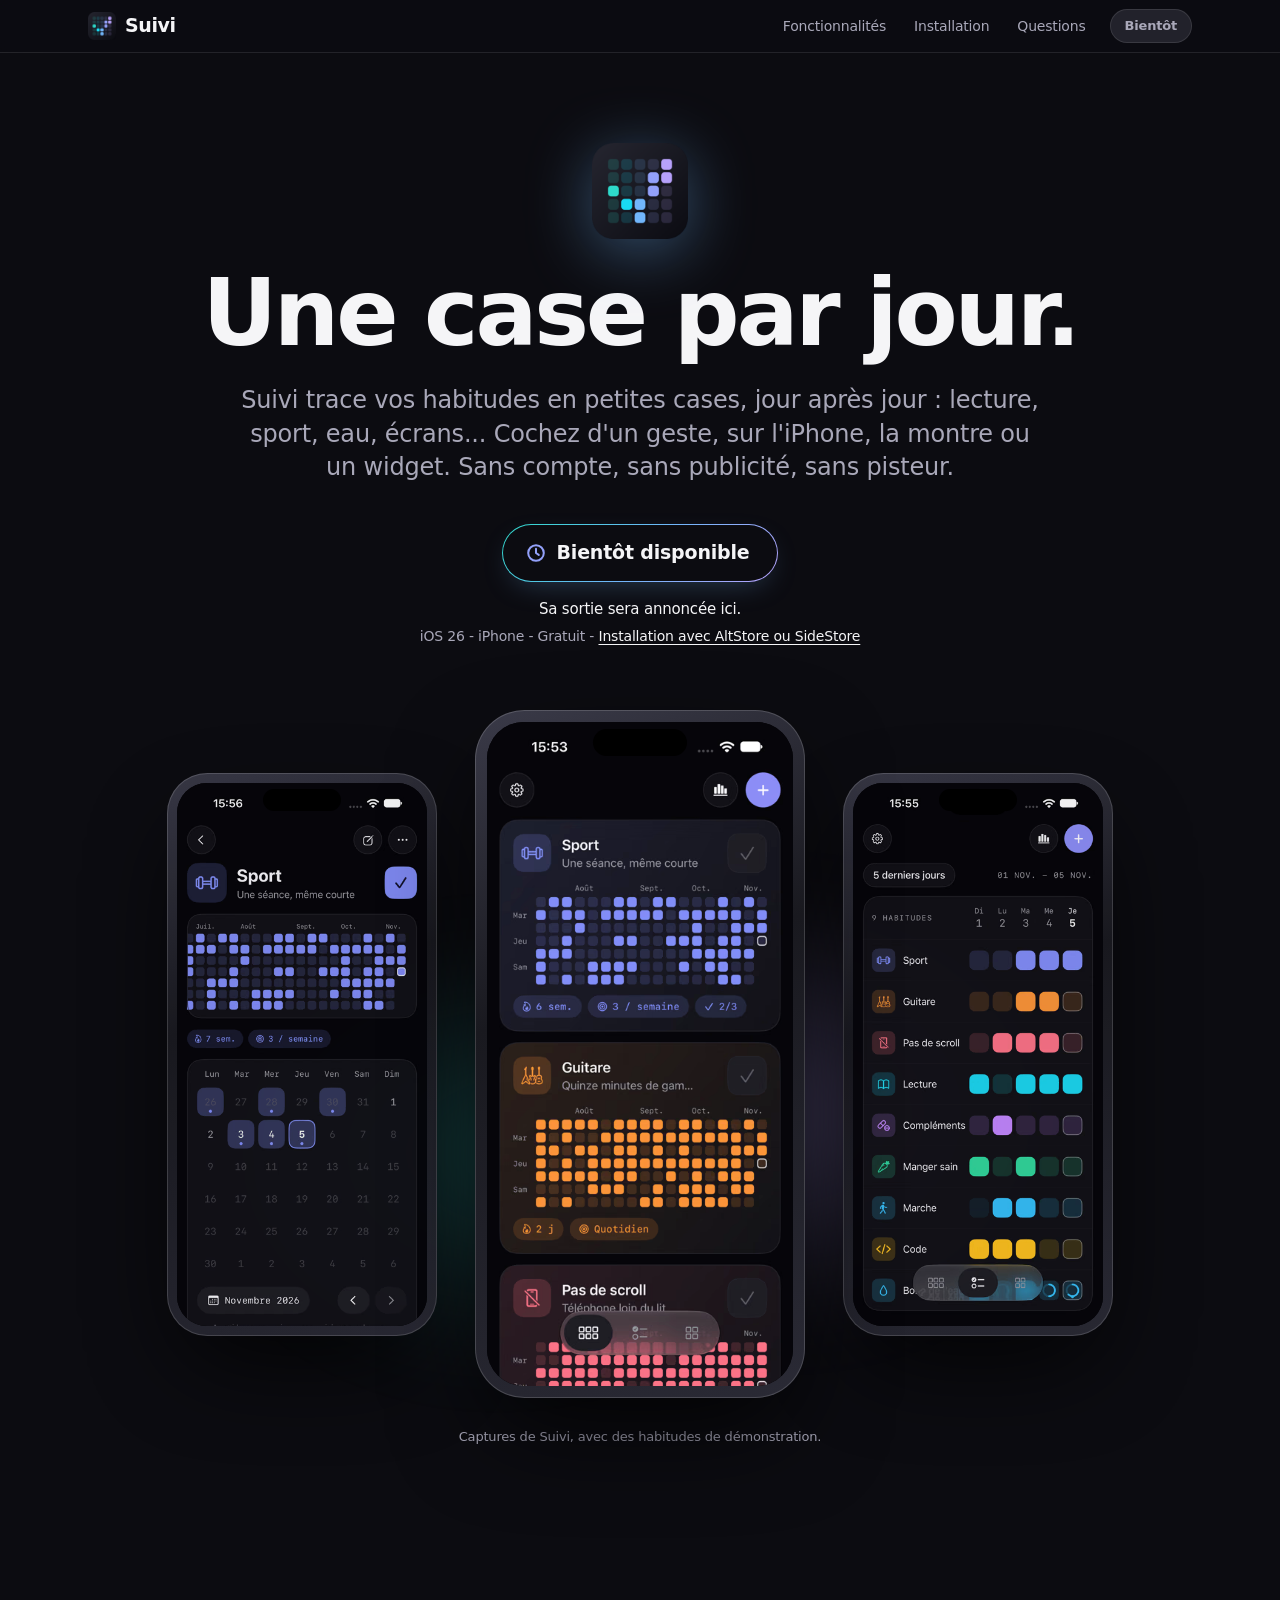
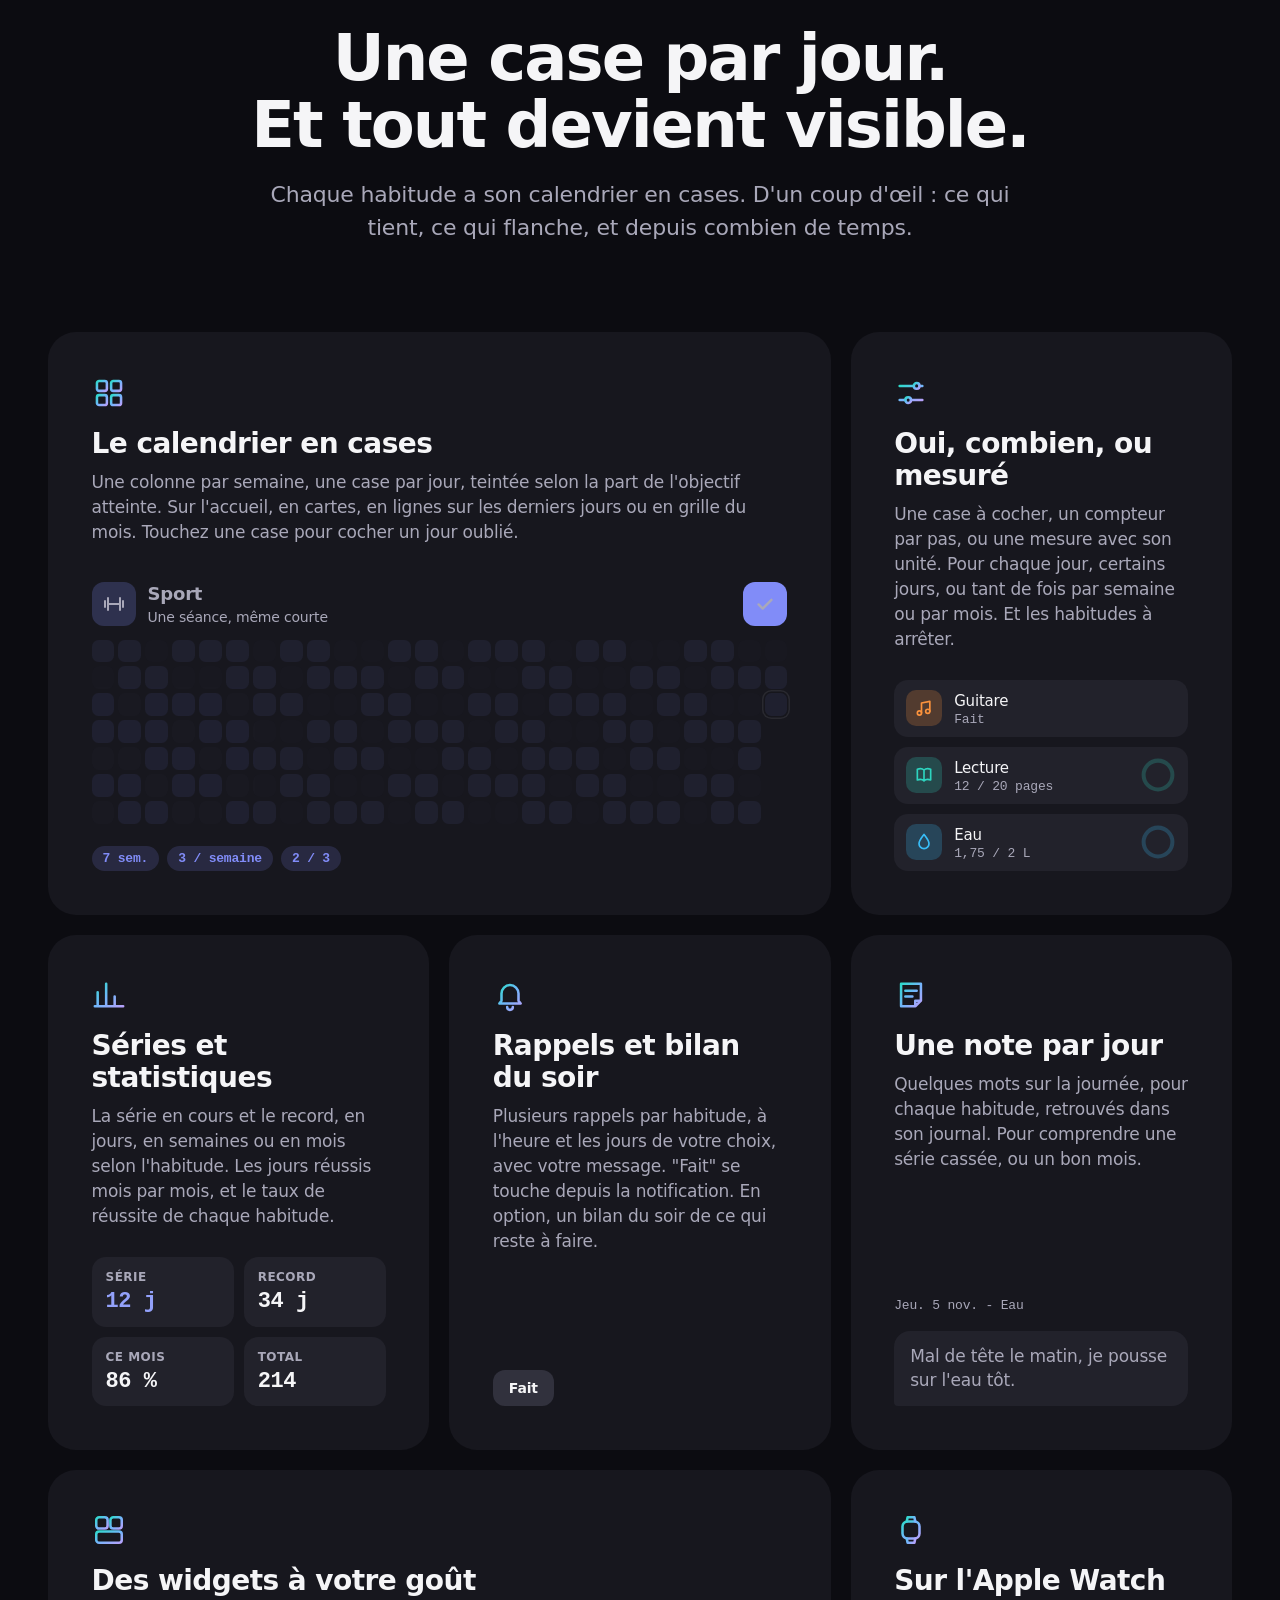
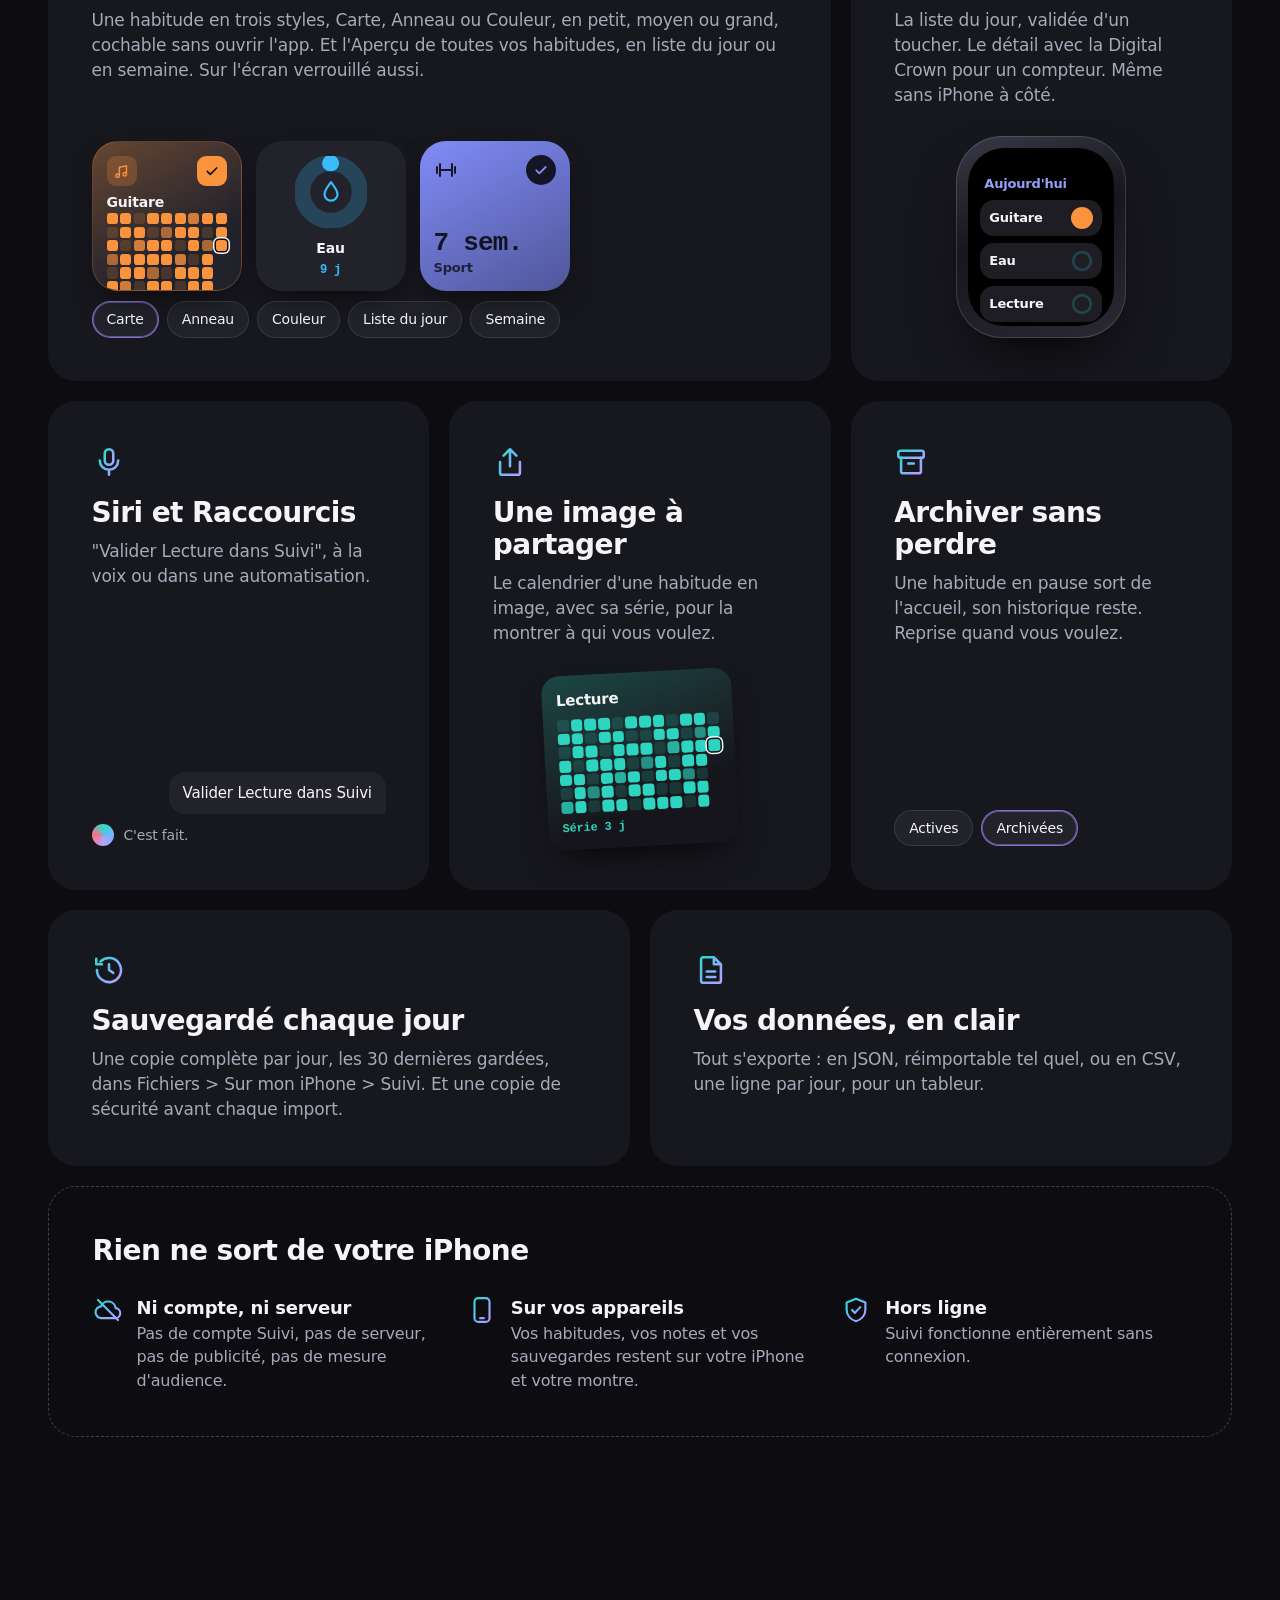
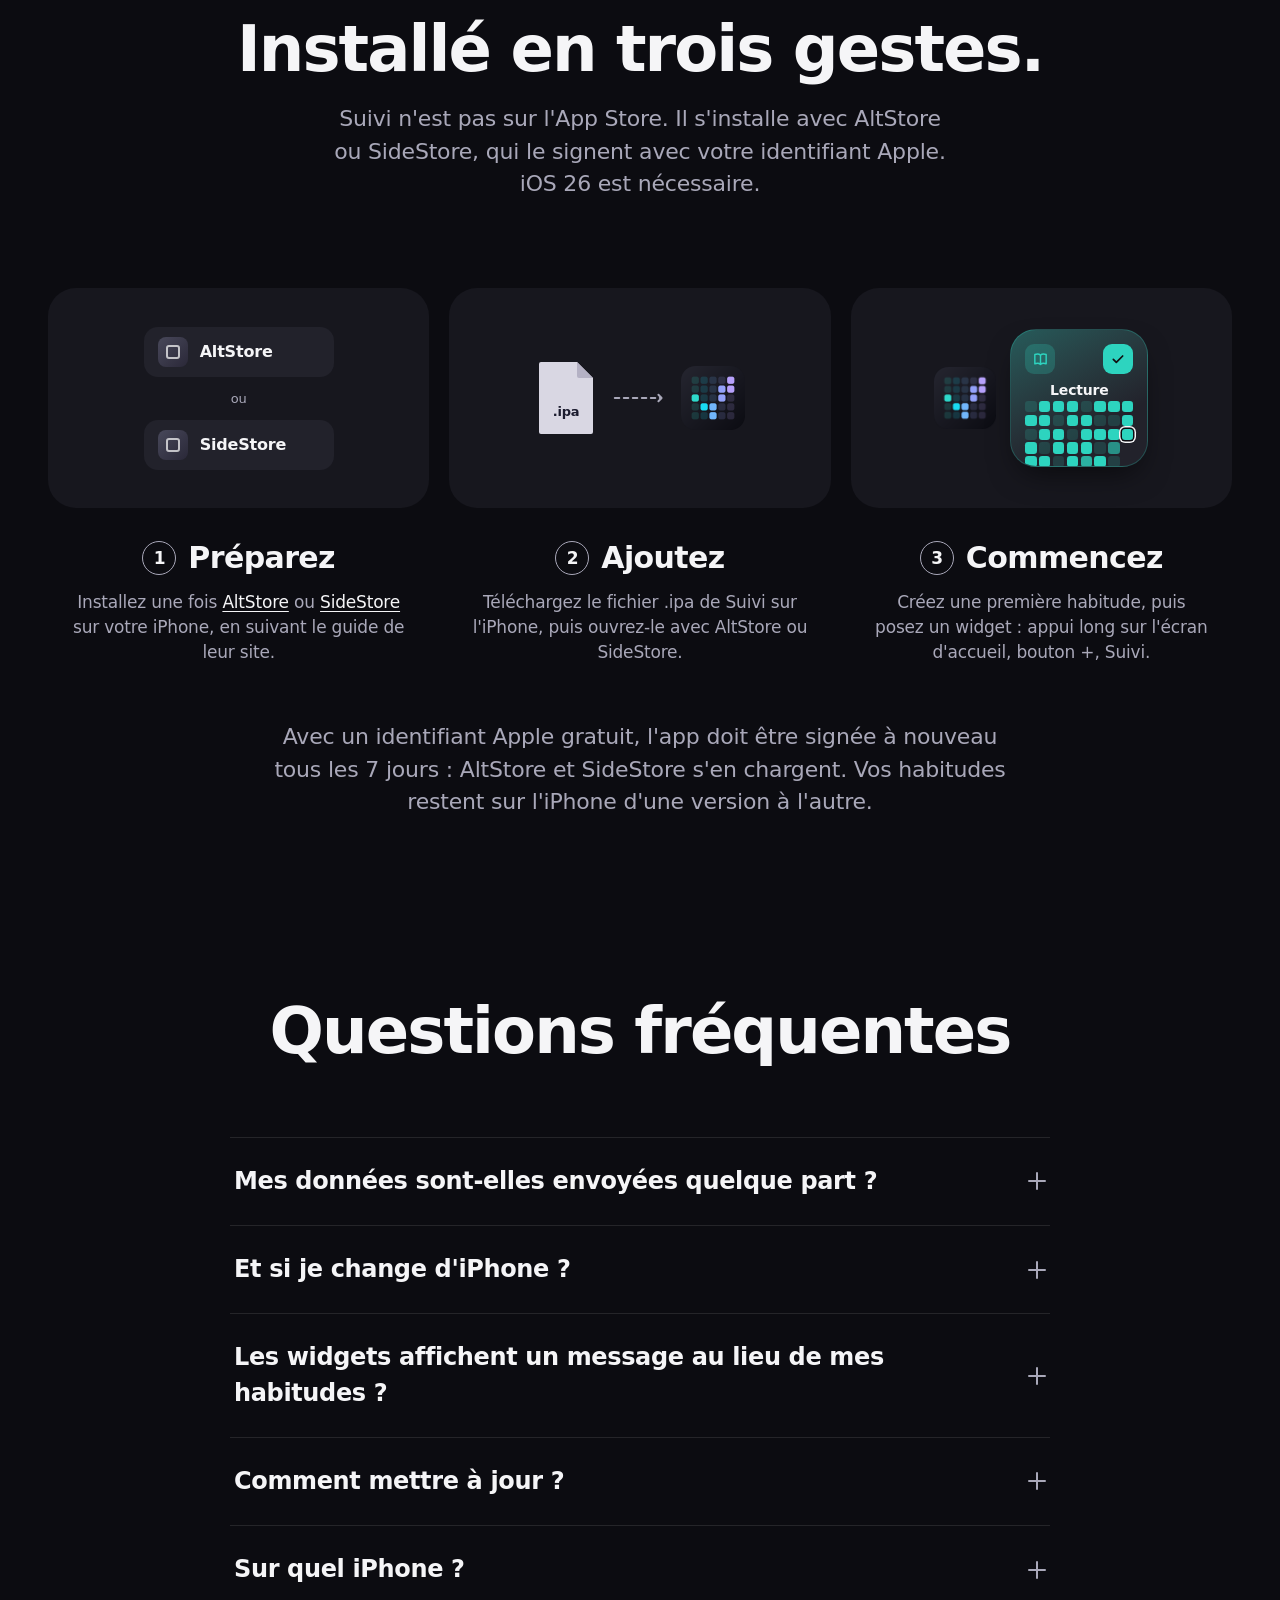
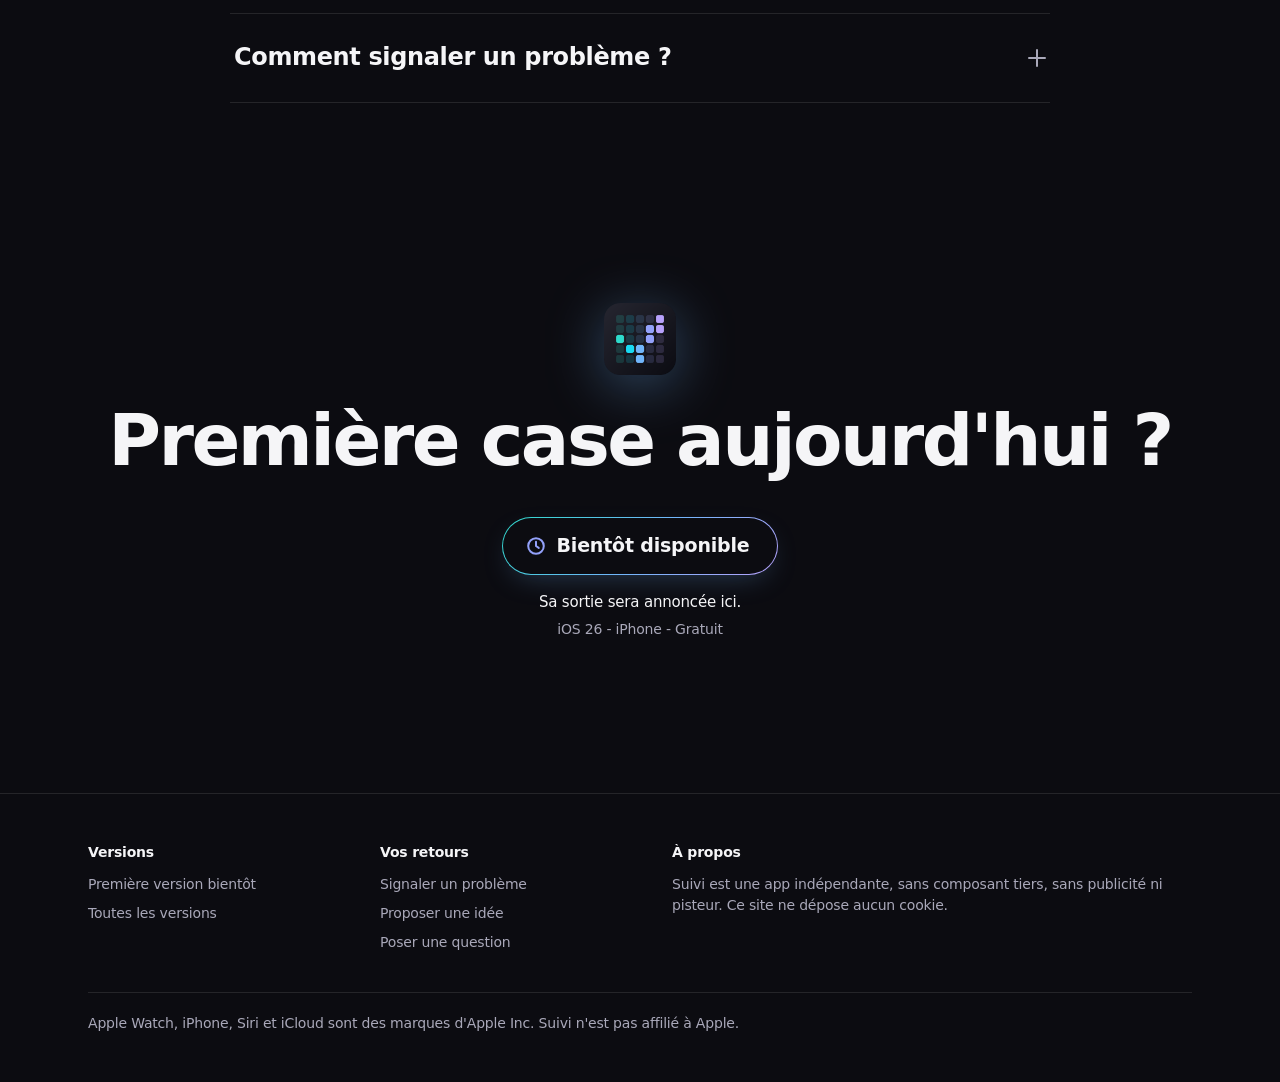
<file: index.html>
<!doctype html>
<html lang="fr">
<head>
  <meta charset="utf-8">
  <meta name="viewport" content="width=device-width, initial-scale=1, viewport-fit=cover">
  <meta http-equiv="Content-Security-Policy" content="default-src 'self'; script-src 'self'; style-src 'self'; img-src 'self' data:; connect-src https://api.github.com; font-src 'self'; object-src 'none'; base-uri 'self'; form-action 'none'">
  <meta name="referrer" content="strict-origin-when-cross-origin">
  <title>Suivi - Vos habitudes, une case par jour</title>
  <meta name="description" content="Suivi trace vos habitudes sur iPhone, une case par jour : oui ou non, compteur ou mesure, séries, rappels, widgets et Apple Watch. Sans compte, sans publicité, sans pisteur.">
  <meta name="theme-color" content="#0c0c11">
  <meta name="color-scheme" content="dark">

  <link rel="icon" href="assets/img/favicon-32.png" type="image/png" sizes="32x32">
  <link rel="apple-touch-icon" href="assets/img/apple-touch-icon.png">

  <meta property="og:type" content="website">
  <meta property="og:locale" content="fr_FR">
  <meta property="og:site_name" content="Suivi">
  <meta property="og:title" content="Suivi - Vos habitudes, une case par jour">
  <meta property="og:description" content="Une case par jour. Tout devient visible. Vos habitudes sur iPhone, Apple Watch et en widgets.">
  <meta property="og:url" content="https://feltrincyril.github.io/Suivi-releases/">
  <meta property="og:image" content="https://feltrincyril.github.io/Suivi-releases/assets/img/og-image.png">
  <meta property="og:image:width" content="1200">
  <meta property="og:image:height" content="630">
  <meta property="og:image:alt" content="Icône de Suivi, une grille de cases colorées sur fond nuit, avec la phrase : Une case par jour. Tout devient visible.">
  <meta name="twitter:card" content="summary_large_image">

  <link rel="stylesheet" href="assets/css/site.css?v=2">
  <script src="assets/js/site.js?v=2" defer></script>
</head>
<body>
  <svg class="svg-defs" aria-hidden="true" focusable="false"><defs><linearGradient id="sv-grad" x1="0" y1="0" x2="1" y2="1"><stop offset="0" stop-color="#2edacb"/><stop offset=".5" stop-color="#71b6fb"/><stop offset="1" stop-color="#b7a1fb"/></linearGradient></defs></svg>
  <a class="skip" href="#contenu">Aller au contenu</a>

  <header class="nav" id="haut">
    <div class="nav-inner">
      <a class="nav-brand" href="#haut" aria-label="Suivi, retour en haut de la page">
        <img src="assets/img/suivi-icon.png" alt="" width="28" height="28">
        <span aria-hidden="true">Suivi</span>
      </a>
      <nav aria-label="Sections">
        <ul class="nav-links">
          <li><a href="#fonctionnalites">Fonctionnalités</a></li>
          <li><a href="#installation">Installation</a></li>
          <li><a href="#questions">Questions</a></li>
        </ul>
      </nav>
      <span class="nav-cta nav-soon">Bientôt</span>
    </div>
  </header>

  <main id="contenu">

    <!-- ===== HERO ===== -->
    <section class="hero" aria-labelledby="titre-hero">
      <img class="hero-icon" src="assets/img/suivi-icon.png" alt="" width="96" height="96">
      <h1 id="titre-hero">Une case par jour.</h1>
      <p class="hero-sub">Suivi trace vos habitudes en petites cases, jour après jour : lecture, sport, eau, écrans... Cochez d'un geste, sur l'iPhone, la montre ou un widget. Sans compte, sans publicité, sans pisteur.</p>

      <div class="download">
        <p class="soon-badge">
          <svg class="btn-icon" viewBox="0 0 24 24" aria-hidden="true"><circle cx="12" cy="12" r="8.5"/><path d="M12 7.5V12l3 2"/></svg>
          Bientôt disponible
        </p>
        <p class="download-meta">Sa sortie sera annoncée ici.</p>
        <p class="download-req">iOS 26 - iPhone - Gratuit - <a href="#installation">Installation avec AltStore ou SideStore</a></p>
      </div>
    </section>

    <!-- ===== VISUEL PRINCIPAL (captures de l'app, données de démonstration) ===== -->
    <section class="showcase" aria-label="Aperçu de l'application">
      <div class="glow" aria-hidden="true"></div>
      <figure class="stage js-tilt" role="img" aria-label="Trois écrans d'iPhone. À gauche, la fiche de l'habitude Sport avec son historique et son calendrier. Au centre, l'accueil de Suivi avec les cartes Sport, Guitare et Pas de scroll. À droite, neuf habitudes sur les cinq derniers jours.">
        <div class="phone phone-side">
          <div class="scr">
            <picture>
              <source srcset="assets/captures/fiche.avif" type="image/avif">
              <source srcset="assets/captures/fiche.webp" type="image/webp">
              <img src="assets/captures/fiche.png" width="414" height="900" loading="lazy"
                   alt="La fiche de l'habitude Sport : six mois en cases, la série de 7 semaines et le calendrier du mois.">
            </picture>
          </div>
        </div>
        <div class="phone phone-main">
          <div class="scr">
            <picture>
              <source srcset="assets/captures/accueil.avif" type="image/avif">
              <source srcset="assets/captures/accueil.webp" type="image/webp">
              <img src="assets/captures/accueil.png" width="414" height="900"
                   alt="L'accueil de Suivi : une carte par habitude, avec ses cases et son bouton de validation.">
            </picture>
          </div>
        </div>
        <div class="phone phone-side">
          <div class="scr">
            <picture>
              <source srcset="assets/captures/derniers-jours.avif" type="image/avif">
              <source srcset="assets/captures/derniers-jours.webp" type="image/webp">
              <img src="assets/captures/derniers-jours.png" width="414" height="900" loading="lazy"
                   alt="La vue des cinq derniers jours : neuf habitudes, une ligne chacune, une case par jour.">
            </picture>
          </div>
        </div>
      </figure>
      <p class="showcase-note">Captures de Suivi, avec des habitudes de démonstration.</p>
    </section>

    <!-- ===== FONCTIONNALITES ===== -->
    <section class="features" id="fonctionnalites" aria-labelledby="titre-fonctionnalites">
      <div class="section-head">
        <h2 id="titre-fonctionnalites"><span class="line">Une case par jour.</span> <span class="line">Et tout devient visible.</span></h2>
        <p>Chaque habitude a son calendrier en cases. D'un coup d'œil : ce qui tient, ce qui flanche, et depuis combien de temps.</p>
      </div>

      <div class="tiles">

        <article class="tile tile-wide" data-reveal>
          <div class="tile-text">
            <svg class="tile-icon" viewBox="0 0 24 24" aria-hidden="true"><rect x="3.5" y="3.5" width="7" height="7" rx="1.5"/><rect x="13.5" y="3.5" width="7" height="7" rx="1.5"/><rect x="3.5" y="13.5" width="7" height="7" rx="1.5"/><rect x="13.5" y="13.5" width="7" height="7" rx="1.5"/></svg>
            <h3>Le calendrier en cases</h3>
            <p>Une colonne par semaine, une case par jour, teintée selon la part de l'objectif atteinte. Sur l'accueil, en cartes, en lignes sur les derniers jours ou en grille du mois. Touchez une case pour cocher un jour oublié.</p>
          </div>
          <div class="vis vis-heat h-indigo" aria-hidden="true">
            <div class="vh-head">
              <span class="vh-icon"><svg viewBox="0 0 24 24" aria-hidden="true"><path d="M3 9v6M6 6v12M18 6v12M21 9v6M6 12h12"/></svg></span>
              <span><b>Sport</b><span>Une séance, même courte</span></span>
              <span class="vh-done"><svg viewBox="0 0 24 24" aria-hidden="true"><path d="M5 12.5l4.5 4.5L19 7.5"/></svg></span>
            </div>
            <div class="hm"><i class="l4" style="--d:0"></i><i class="l0" style="--d:0"></i><i class="l4" style="--d:0"></i><i class="l2" style="--d:0"></i><i class="l0" style="--d:0"></i><i class="l4" style="--d:0"></i><i class="l0" style="--d:0"></i><i class="l4" style="--d:1"></i><i class="l4" style="--d:1"></i><i class="l0" style="--d:1"></i><i class="l4" style="--d:1"></i><i class="l0" style="--d:1"></i><i class="l3" style="--d:1"></i><i class="l4" style="--d:1"></i><i class="l0" style="--d:2"></i><i class="l4" style="--d:2"></i><i class="l3" style="--d:2"></i><i class="l4" style="--d:2"></i><i class="l4" style="--d:2"></i><i class="l0" style="--d:2"></i><i class="l4" style="--d:2"></i><i class="l4" style="--d:3"></i><i class="l0" style="--d:3"></i><i class="l4" style="--d:3"></i><i class="l0" style="--d:3"></i><i class="l2" style="--d:3"></i><i class="l4" style="--d:3"></i><i class="l0" style="--d:3"></i><i class="l4" style="--d:4"></i><i class="l0" style="--d:4"></i><i class="l4" style="--d:4"></i><i class="l4" style="--d:4"></i><i class="l0" style="--d:4"></i><i class="l4" style="--d:4"></i><i class="l0" style="--d:4"></i><i class="l4" style="--d:5"></i><i class="l4" style="--d:5"></i><i class="l0" style="--d:5"></i><i class="l3" style="--d:5"></i><i class="l4" style="--d:5"></i><i class="l0" style="--d:5"></i><i class="l4" style="--d:5"></i><i class="l0" style="--d:6"></i><i class="l4" style="--d:6"></i><i class="l4" style="--d:6"></i><i class="l0" style="--d:6"></i><i class="l4" style="--d:6"></i><i class="l0" style="--d:6"></i><i class="l4" style="--d:6"></i><i class="l4" style="--d:7"></i><i class="l0" style="--d:7"></i><i class="l2" style="--d:7"></i><i class="l0" style="--d:7"></i><i class="l4" style="--d:7"></i><i class="l4" style="--d:7"></i><i class="l0" style="--d:7"></i><i class="l4" style="--d:8"></i><i class="l4" style="--d:8"></i><i class="l0" style="--d:8"></i><i class="l4" style="--d:8"></i><i class="l0" style="--d:8"></i><i class="l4" style="--d:8"></i><i class="l4" style="--d:8"></i><i class="l0" style="--d:9"></i><i class="l3" style="--d:9"></i><i class="l0" style="--d:9"></i><i class="l4" style="--d:9"></i><i class="l4" style="--d:9"></i><i class="l0" style="--d:9"></i><i class="l4" style="--d:9"></i><i class="l0" style="--d:10"></i><i class="l4" style="--d:10"></i><i class="l4" style="--d:10"></i><i class="l0" style="--d:10"></i><i class="l4" style="--d:10"></i><i class="l0" style="--d:10"></i><i class="l4" style="--d:10"></i><i class="l2" style="--d:11"></i><i class="l0" style="--d:11"></i><i class="l4" style="--d:11"></i><i class="l4" style="--d:11"></i><i class="l0" style="--d:11"></i><i class="l4" style="--d:11"></i><i class="l0" style="--d:11"></i><i class="l4" style="--d:12"></i><i class="l4" style="--d:12"></i><i class="l0" style="--d:12"></i><i class="l4" style="--d:12"></i><i class="l0" style="--d:12"></i><i class="l4" style="--d:12"></i><i class="l3" style="--d:12"></i><i class="l0" style="--d:13"></i><i class="l4" style="--d:13"></i><i class="l0" style="--d:13"></i><i class="l4" style="--d:13"></i><i class="l4" style="--d:13"></i><i class="l0" style="--d:13"></i><i class="l4" style="--d:13"></i><i class="l4" style="--d:14"></i><i class="l0" style="--d:14"></i><i class="l4" style="--d:14"></i><i class="l0" style="--d:14"></i><i class="l4" style="--d:14"></i><i class="l2" style="--d:14"></i><i class="l0" style="--d:14"></i><i class="l4" style="--d:15"></i><i class="l0" style="--d:15"></i><i class="l4" style="--d:15"></i><i class="l4" style="--d:15"></i><i class="l0" style="--d:15"></i><i class="l4" style="--d:15"></i><i class="l0" style="--d:15"></i><i class="l3" style="--d:16"></i><i class="l4" style="--d:16"></i><i class="l0" style="--d:16"></i><i class="l4" style="--d:16"></i><i class="l3" style="--d:16"></i><i class="l4" style="--d:16"></i><i class="l4" style="--d:16"></i><i class="l0" style="--d:17"></i><i class="l4" style="--d:17"></i><i class="l4" style="--d:17"></i><i class="l0" style="--d:17"></i><i class="l4" style="--d:17"></i><i class="l0" style="--d:17"></i><i class="l2" style="--d:17"></i><i class="l4" style="--d:18"></i><i class="l0" style="--d:18"></i><i class="l4" style="--d:18"></i><i class="l0" style="--d:18"></i><i class="l4" style="--d:18"></i><i class="l4" style="--d:18"></i><i class="l0" style="--d:18"></i><i class="l4" style="--d:19"></i><i class="l0" style="--d:19"></i><i class="l4" style="--d:19"></i><i class="l4" style="--d:19"></i><i class="l0" style="--d:19"></i><i class="l3" style="--d:19"></i><i class="l4" style="--d:19"></i><i class="l0" style="--d:20"></i><i class="l4" style="--d:20"></i><i class="l0" style="--d:20"></i><i class="l4" style="--d:20"></i><i class="l4" style="--d:20"></i><i class="l0" style="--d:20"></i><i class="l4" style="--d:20"></i><i class="l0" style="--d:21"></i><i class="l4" style="--d:21"></i><i class="l4" style="--d:21"></i><i class="l0" style="--d:21"></i><i class="l2" style="--d:21"></i><i class="l0" style="--d:21"></i><i class="l4" style="--d:21"></i><i class="l4" style="--d:22"></i><i class="l0" style="--d:22"></i><i class="l4" style="--d:22"></i><i class="l4" style="--d:22"></i><i class="l0" style="--d:22"></i><i class="l4" style="--d:22"></i><i class="l0" style="--d:22"></i><i class="l4" style="--d:23"></i><i class="l4" style="--d:23"></i><i class="l0" style="--d:23"></i><i class="l3" style="--d:23"></i><i class="l0" style="--d:23"></i><i class="l4" style="--d:23"></i><i class="l4" style="--d:23"></i><i class="l0" style="--d:24"></i><i class="l4" style="--d:24"></i><i class="l0" style="--d:24"></i><i class="l4" style="--d:24"></i><i class="l4" style="--d:24"></i><i class="l0" style="--d:24"></i><i class="l4" style="--d:24"></i><i class="l0" style="--d:25"></i><i class="l4" style="--d:25"></i><i class="l4 now" style="--d:25"></i><i class="later" style="--d:25"></i><i class="later" style="--d:25"></i><i class="later" style="--d:25"></i><i class="later" style="--d:25"></i></div>
            <p class="vh-chips"><span>7 sem.</span><span>3 / semaine</span><span>2 / 3</span></p>
          </div>
        </article>

        <article class="tile" data-reveal>
          <div class="tile-text">
            <svg class="tile-icon" viewBox="0 0 24 24" aria-hidden="true"><path d="M4 7h10M18 7h2M4 17h4M12 17h8"/><circle cx="16" cy="7" r="2"/><circle cx="10" cy="17" r="2"/></svg>
            <h3>Oui, combien, ou mesuré</h3>
            <p>Une case à cocher, un compteur par pas, ou une mesure avec son unité. Pour chaque jour, certains jours, ou tant de fois par semaine ou par mois. Et les habitudes à arrêter.</p>
          </div>
          <div class="vis vis-kinds" aria-hidden="true">
            <div class="vk-row h-orange"><span class="vh-icon"><svg viewBox="0 0 24 24" aria-hidden="true"><path d="M9 18V6l10-2v12"/><circle cx="6.5" cy="18" r="2.5"/><circle cx="16.5" cy="16" r="2.5"/></svg></span><span class="vk-lines">Guitare<span>Fait</span></span><span class="vk-check is-on"><svg viewBox="0 0 24 24" aria-hidden="true"><path d="M5 12.5l4.5 4.5L19 7.5"/></svg></span></div>
            <div class="vk-row h-teal"><span class="vh-icon"><svg viewBox="0 0 24 24" aria-hidden="true"><path d="M4 5c3-1 6-1 8 1 2-2 5-2 8-1v13c-3-1-6-1-8 1-2-2-5-2-8-1zM12 6v13"/></svg></span><span class="vk-lines">Lecture<span>12 / 20 pages</span></span><svg class="sring " viewBox="0 0 40 40" aria-hidden="true"><circle class="sring-bg" cx="20" cy="20" r="16"/><circle class="sring-fg" cx="20" cy="20" r="16" pathLength="100" style="--off:40"/></svg></div>
            <div class="vk-row h-sky"><span class="vh-icon"><svg viewBox="0 0 24 24" aria-hidden="true"><path d="M12 3c3 4 6 7.5 6 11a6 6 0 0 1-12 0c0-3.5 3-7 6-11z"/></svg></span><span class="vk-lines">Eau<span>1,75 / 2 L</span></span><svg class="sring " viewBox="0 0 40 40" aria-hidden="true"><circle class="sring-bg" cx="20" cy="20" r="16"/><circle class="sring-fg" cx="20" cy="20" r="16" pathLength="100" style="--off:12"/></svg></div>
          </div>
        </article>

        <article class="tile" data-reveal>
          <div class="tile-text">
            <svg class="tile-icon" viewBox="0 0 24 24" aria-hidden="true"><path d="M4 20V10M10 20V4M16 20v-7M22 20H2"/></svg>
            <h3>Séries et statistiques</h3>
            <p>La série en cours et le record, en jours, en semaines ou en mois selon l'habitude. Les jours réussis mois par mois, et le taux de réussite de chaque habitude.</p>
          </div>
          <div class="vis vis-stats" aria-hidden="true">
            <span class="vs-chip is-main"><span>Série</span><b>12 j</b></span>
            <span class="vs-chip"><span>Record</span><b>34 j</b></span>
            <span class="vs-chip"><span>Ce mois</span><b>86 %</b></span>
            <span class="vs-chip"><span>Total</span><b>214</b></span>
          </div>
        </article>

        <article class="tile" data-reveal>
          <div class="tile-text">
            <svg class="tile-icon" viewBox="0 0 24 24" aria-hidden="true"><path d="M6 16V11a6 6 0 0 1 12 0v5l1.5 2h-15zM10 20.5a2 2 0 0 0 4 0"/></svg>
            <h3>Rappels et bilan du soir</h3>
            <p>Plusieurs rappels par habitude, à l'heure et les jours de votre choix, avec votre message. "Fait" se touche depuis la notification. En option, un bilan du soir de ce qui reste à faire.</p>
          </div>
          <div class="vis vis-remind" aria-hidden="true">
            <div class="vr-note">
              <img src="assets/img/suivi-icon.png" alt="" width="30" height="30" loading="lazy">
              <p><em>21:00</em><b>Lecture</b>20 pages avant de dormir.</p>
            </div>
            <span class="vr-action">Fait</span>
          </div>
        </article>

        <article class="tile" data-reveal>
          <div class="tile-text">
            <svg class="tile-icon" viewBox="0 0 24 24" aria-hidden="true"><path d="M5 4h14v12l-4 4H5zM15 20v-4h4M8 9h8M8 13h5"/></svg>
            <h3>Une note par jour</h3>
            <p>Quelques mots sur la journée, pour chaque habitude, retrouvés dans son journal. Pour comprendre une série cassée, ou un bon mois.</p>
          </div>
          <div class="vis vis-notes" aria-hidden="true">
            <span class="vn-day">Jeu. 5 nov. - Eau</span>
            <p class="vn-text">Mal de tête le matin, je pousse sur l'eau tôt.</p>
          </div>
        </article>

        <article class="tile tile-wide" data-reveal>
          <div class="tile-text">
            <svg class="tile-icon" viewBox="0 0 24 24" aria-hidden="true"><rect x="3" y="3" width="8" height="8" rx="2"/><rect x="13" y="3" width="8" height="8" rx="2"/><rect x="3" y="13" width="18" height="8" rx="2"/></svg>
            <h3>Des widgets à votre goût</h3>
            <p>Une habitude en trois styles, Carte, Anneau ou Couleur, en petit, moyen ou grand, cochable sans ouvrir l'app. Et l'Aperçu de toutes vos habitudes, en liste du jour ou en semaine. Sur l'écran verrouillé aussi.</p>
          </div>
          <div class="vis" aria-hidden="true">
            <div class="vw-row">
              <div class="vw vw-card h-orange">
                <div class="vw-top"><span class="vh-icon"><svg viewBox="0 0 24 24" aria-hidden="true"><path d="M9 18V6l10-2v12"/><circle cx="6.5" cy="18" r="2.5"/><circle cx="16.5" cy="16" r="2.5"/></svg></span><span class="vh-done"><svg viewBox="0 0 24 24" aria-hidden="true"><path d="M5 12.5l4.5 4.5L19 7.5"/></svg></span></div>
                <span class="vw-name">Guitare</span>
                <div class="hm"><i class="l4"></i><i class="l0"></i><i class="l4"></i><i class="l2"></i><i class="l0"></i><i class="l4"></i><i class="l4"></i><i class="l4"></i><i class="l4"></i><i class="l0"></i><i class="l4"></i><i class="l4"></i><i class="l3"></i><i class="l4"></i><i class="l0"></i><i class="l4"></i><i class="l3"></i><i class="l4"></i><i class="l4"></i><i class="l0"></i><i class="l4"></i><i class="l4"></i><i class="l0"></i><i class="l4"></i><i class="l4"></i><i class="l2"></i><i class="l4"></i><i class="l0"></i><i class="l4"></i><i class="l2"></i><i class="l4"></i><i class="l4"></i><i class="l0"></i><i class="l4"></i><i class="l4"></i><i class="l4"></i><i class="l4"></i><i class="l0"></i><i class="l3"></i><i class="l4"></i><i class="l0"></i><i class="l4"></i><i class="l3"></i><i class="l4"></i><i class="l4"></i><i class="l0"></i><i class="l4"></i><i class="l4"></i><i class="l4"></i><i class="l4"></i><i class="l0"></i><i class="l2"></i><i class="l4"></i><i class="l4"></i><i class="l4"></i><i class="l0"></i><i class="l4"></i><i class="l4"></i><i class="l4 now"></i><i class="later"></i><i class="later"></i><i class="later"></i><i class="later"></i></div>
              </div>
              <div class="vw vw-ring h-sky">
                <span class="sr-wrap"><svg class="sring " viewBox="0 0 40 40" aria-hidden="true"><circle class="sring-bg" cx="20" cy="20" r="16"/><circle class="sring-fg" cx="20" cy="20" r="16" pathLength="100" style="--off:25"/></svg><span class="sr-in"><svg viewBox="0 0 24 24" aria-hidden="true"><path d="M12 3c3 4 6 7.5 6 11a6 6 0 0 1-12 0c0-3.5 3-7 6-11z"/></svg></span></span>
                <span class="vw-name">Eau</span>
                <small>9 j</small>
              </div>
              <div class="vw vw-color h-indigo is-dark">
                <div class="vw-top"><span class="vw-glyph"><svg viewBox="0 0 24 24" aria-hidden="true"><path d="M3 9v6M6 6v12M18 6v12M21 9v6M6 12h12"/></svg></span><span class="vw-check"><svg viewBox="0 0 24 24" aria-hidden="true"><path d="M5 12.5l4.5 4.5L19 7.5"/></svg></span></div>
                <span class="vw-big">7 sem.</span>
                <span class="vw-name">Sport</span>
              </div>
            </div>
            <p class="chips vw-styles"><span class="chip chip-on">Carte</span><span class="chip">Anneau</span><span class="chip">Couleur</span><span class="chip">Liste du jour</span><span class="chip">Semaine</span></p>
          </div>
        </article>

        <article class="tile" data-reveal>
          <div class="tile-text">
            <svg class="tile-icon" viewBox="0 0 24 24" aria-hidden="true"><rect x="6" y="6" width="12" height="12" rx="3.5"/><path d="M9 6l.6-3h4.8l.6 3M9 18l.6 3h4.8l.6-3"/></svg>
            <h3>Sur l'Apple Watch</h3>
            <p>La liste du jour, validée d'un toucher. Le détail avec la Digital Crown pour un compteur. Même sans iPhone à côté.</p>
          </div>
          <div class="vis vis-watch" aria-hidden="true">
            <div class="watch"><div class="watch-scr">
              <p>Aujourd'hui</p>
              <span class="wt-row h-orange">Guitare<i class="wt-dot"></i></span>
              <span class="wt-row h-sky">Eau<svg class="sring " viewBox="0 0 40 40" aria-hidden="true"><circle class="sring-bg" cx="20" cy="20" r="16"/><circle class="sring-fg" cx="20" cy="20" r="16" pathLength="100" style="--off:12"/></svg></span>
              <span class="wt-row h-teal">Lecture<svg class="sring " viewBox="0 0 40 40" aria-hidden="true"><circle class="sring-bg" cx="20" cy="20" r="16"/><circle class="sring-fg" cx="20" cy="20" r="16" pathLength="100" style="--off:100"/></svg></span>
            </div></div>
          </div>
        </article>

        <article class="tile tile-plain" data-reveal>
          <svg class="tile-icon" viewBox="0 0 24 24" aria-hidden="true"><rect x="9" y="3" width="6" height="11" rx="3"/><path d="M5.5 11a6.5 6.5 0 0 0 13 0M12 17.5V21"/></svg>
          <h3>Siri et Raccourcis</h3>
          <p>"Valider Lecture dans Suivi", à la voix ou dans une automatisation.</p>
          <div class="vis vis-siri" aria-hidden="true">
            <span class="vsi-say">Valider Lecture dans Suivi</span>
            <span class="vsi-ok"><i></i>C'est fait.</span>
          </div>
        </article>

        <article class="tile tile-plain" data-reveal>
          <svg class="tile-icon" viewBox="0 0 24 24" aria-hidden="true"><path d="M12 3v12M7.5 7.5 12 3l4.5 4.5M5 12v7.5A1.5 1.5 0 0 0 6.5 21h11a1.5 1.5 0 0 0 1.5-1.5V12"/></svg>
          <h3>Une image à partager</h3>
          <p>Le calendrier d'une habitude en image, avec sa série, pour la montrer à qui vous voulez.</p>
          <div class="vis vis-share" aria-hidden="true">
            <div class="vsh-card h-teal"><b>Lecture</b><div class="hm"><i class="l0"></i><i class="l4"></i><i class="l0"></i><i class="l4"></i><i class="l4"></i><i class="l0"></i><i class="l3"></i><i class="l4"></i><i class="l4"></i><i class="l4"></i><i class="l0"></i><i class="l4"></i><i class="l4"></i><i class="l4"></i><i class="l4"></i><i class="l0"></i><i class="l4"></i><i class="l4"></i><i class="l0"></i><i class="l2"></i><i class="l0"></i><i class="l4"></i><i class="l4"></i><i class="l0"></i><i class="l4"></i><i class="l4"></i><i class="l4"></i><i class="l4"></i><i class="l0"></i><i class="l4"></i><i class="l4"></i><i class="l4"></i><i class="l3"></i><i class="l0"></i><i class="l4"></i><i class="l4"></i><i class="l0"></i><i class="l4"></i><i class="l0"></i><i class="l4"></i><i class="l4"></i><i class="l0"></i><i class="l4"></i><i class="l0"></i><i class="l4"></i><i class="l2"></i><i class="l0"></i><i class="l4"></i><i class="l4"></i><i class="l4"></i><i class="l4"></i><i class="l0"></i><i class="l4"></i><i class="l4"></i><i class="l0"></i><i class="l4"></i><i class="l0"></i><i class="l4"></i><i class="l3"></i><i class="l0"></i><i class="l4"></i><i class="l0"></i><i class="l4"></i><i class="l4"></i><i class="l0"></i><i class="l4"></i><i class="l4"></i><i class="l2"></i><i class="l4"></i><i class="l0"></i><i class="l4"></i><i class="l2"></i><i class="l4"></i><i class="l4"></i><i class="l0"></i><i class="l4"></i><i class="l4"></i><i class="l0"></i><i class="l4"></i><i class="l4 now"></i><i class="later"></i><i class="later"></i><i class="later"></i><i class="later"></i></div><small>Série 3 j</small></div>
          </div>
        </article>

        <article class="tile tile-plain" data-reveal>
          <svg class="tile-icon" viewBox="0 0 24 24" aria-hidden="true"><rect x="3" y="4" width="18" height="5" rx="1.5"/><path d="M5 9v9.5A1.5 1.5 0 0 0 6.5 20h11a1.5 1.5 0 0 0 1.5-1.5V9M10 13h4"/></svg>
          <h3>Archiver sans perdre</h3>
          <p>Une habitude en pause sort de l'accueil, son historique reste. Reprise quand vous voulez.</p>
          <div class="vis vis-archive chips" aria-hidden="true">
            <span class="chip">Actives</span><span class="chip chip-on">Archivées</span>
          </div>
        </article>

        <article class="tile tile-plain tile-half" data-reveal>
          <svg class="tile-icon" viewBox="0 0 24 24" aria-hidden="true"><path d="M3.5 12a8.5 8.5 0 1 0 2.5-6M3 4v4h4M12 8v4l3 2"/></svg>
          <h3>Sauvegardé chaque jour</h3>
          <p>Une copie complète par jour, les 30 dernières gardées, dans Fichiers &gt; Sur mon iPhone &gt; Suivi. Et une copie de sécurité avant chaque import.</p>
        </article>

        <article class="tile tile-plain tile-half" data-reveal>
          <svg class="tile-icon" viewBox="0 0 24 24" aria-hidden="true"><path d="M14 3H6.5A1.5 1.5 0 0 0 5 4.5v15A1.5 1.5 0 0 0 6.5 21h11a1.5 1.5 0 0 0 1.5-1.5V8zM14 3v5h5M9 13h6M9 17h6"/></svg>
          <h3>Vos données, en clair</h3>
          <p>Tout s'exporte : en JSON, réimportable tel quel, ou en CSV, une ligne par jour, pour un tableur.</p>
        </article>
      </div>

      <div class="soon" data-reveal>
        <h3 class="soon-title">Rien ne sort de votre iPhone</h3>
        <ul class="soon-list soon-brand">
          <li>
            <svg viewBox="0 0 24 24" aria-hidden="true"><path d="M7 18.5h10.5a4 4 0 0 0 .6-8 6 6 0 0 0-11.6-1.4A4.7 4.7 0 0 0 7 18.5z"/><path d="M4 4l16 16"/></svg>
            <span><b>Ni compte, ni serveur</b>Pas de compte Suivi, pas de serveur, pas de publicité, pas de mesure d'audience.</span>
          </li>
          <li>
            <svg viewBox="0 0 24 24" aria-hidden="true"><rect x="6" y="2.5" width="12" height="19" rx="3"/><path d="M10.5 18.5h3"/></svg>
            <span><b>Sur vos appareils</b>Vos habitudes, vos notes et vos sauvegardes restent sur votre iPhone et votre montre.</span>
          </li>
          <li>
            <svg viewBox="0 0 24 24" aria-hidden="true"><path d="M12 3 4.5 6v5.5c0 4.7 3.2 8.2 7.5 9.5 4.3-1.3 7.5-4.8 7.5-9.5V6z"/><path d="m8.8 12 2.3 2.3 4.3-4.6"/></svg>
            <span><b>Hors ligne</b>Suivi fonctionne entièrement sans connexion.</span>
          </li>
        </ul>
      </div>
    </section>

    <!-- ===== INSTALLATION ===== -->
    <section class="install" id="installation" aria-labelledby="titre-installation">
      <div class="section-head">
        <h2 id="titre-installation">Installé en trois gestes.</h2>
        <p>Suivi n'est pas sur l'App Store. Il s'installe avec AltStore ou SideStore, qui le signent avec votre identifiant Apple. <span class="nw">iOS 26</span> est nécessaire.</p>
      </div>

      <ol class="steps">
        <li class="step" data-reveal>
          <div class="step-vis" aria-hidden="true">
            <div class="stores">
              <span class="store"><i></i>AltStore</span>
              <span class="store-or">ou</span>
              <span class="store"><i></i>SideStore</span>
            </div>
          </div>
          <h3><span class="step-n" aria-hidden="true">1</span>Préparez</h3>
          <p>Installez une fois <a href="https://altstore.io/" rel="noopener">AltStore</a> ou <a href="https://sidestore.io/" rel="noopener">SideStore</a> sur votre iPhone, en suivant le guide de leur site.</p>
        </li>
        <li class="step" data-reveal>
          <div class="step-vis step-drag" aria-hidden="true">
            <svg viewBox="0 0 64 80" class="ipa"><path d="M6 4h36l16 16v54a2 2 0 0 1-2 2H6a2 2 0 0 1-2-2V6a2 2 0 0 1 2-2z"/><path d="M42 4v14a2 2 0 0 0 2 2h14z"/><text x="31" y="58" text-anchor="middle">.ipa</text></svg>
            <svg viewBox="0 0 60 20" class="drag-arrow"><path d="M2 10h52m0 0-7-7m7 7-7 7"/></svg>
            <img src="assets/img/suivi-icon.png" alt="" width="64" height="64" loading="lazy">
          </div>
          <h3><span class="step-n" aria-hidden="true">2</span>Ajoutez</h3>
          <p>Téléchargez le fichier .ipa de Suivi sur l'iPhone, puis ouvrez-le avec AltStore ou SideStore.</p>
        </li>
        <li class="step" data-reveal>
          <div class="step-vis step-home" aria-hidden="true">
            <img src="assets/img/suivi-icon.png" alt="" width="62" height="62" loading="lazy">
            <div class="vw vw-card h-teal">
              <div class="vw-top"><span class="vh-icon"><svg viewBox="0 0 24 24" aria-hidden="true"><path d="M4 5c3-1 6-1 8 1 2-2 5-2 8-1v13c-3-1-6-1-8 1-2-2-5-2-8-1zM12 6v13"/></svg></span><span class="vh-done"><svg viewBox="0 0 24 24" aria-hidden="true"><path d="M5 12.5l4.5 4.5L19 7.5"/></svg></span></div>
              <span class="vw-name">Lecture</span>
              <div class="hm"><i class="l0"></i><i class="l4"></i><i class="l0"></i><i class="l4"></i><i class="l4"></i><i class="l0"></i><i class="l3"></i><i class="l4"></i><i class="l4"></i><i class="l4"></i><i class="l0"></i><i class="l4"></i><i class="l4"></i><i class="l4"></i><i class="l4"></i><i class="l0"></i><i class="l4"></i><i class="l4"></i><i class="l0"></i><i class="l2"></i><i class="l0"></i><i class="l4"></i><i class="l4"></i><i class="l0"></i><i class="l4"></i><i class="l4"></i><i class="l4"></i><i class="l4"></i><i class="l0"></i><i class="l4"></i><i class="l4"></i><i class="l4"></i><i class="l3"></i><i class="l0"></i><i class="l4"></i><i class="l4"></i><i class="l0"></i><i class="l4"></i><i class="l0"></i><i class="l4"></i><i class="l4"></i><i class="l0"></i><i class="l4"></i><i class="l0"></i><i class="l4"></i><i class="l2"></i><i class="l0"></i><i class="l4"></i><i class="l4"></i><i class="l4"></i><i class="l4"></i><i class="l4 now"></i><i class="later"></i><i class="later"></i><i class="later"></i><i class="later"></i></div>
            </div>
          </div>
          <h3><span class="step-n" aria-hidden="true">3</span>Commencez</h3>
          <p>Créez une première habitude, puis posez un widget : appui long sur l'écran d'accueil, bouton +, Suivi.</p>
        </li>
      </ol>

      <p class="install-after">Avec un identifiant Apple gratuit, l'app doit être signée à nouveau tous les <span class="nw">7 jours :</span> AltStore et SideStore s'en chargent. Vos habitudes restent sur l'iPhone d'une version à l'autre.</p>
    </section>

    <!-- ===== QUESTIONS ===== -->
    <section class="faq" id="questions" aria-labelledby="titre-questions">
      <div class="section-head">
        <h2 id="titre-questions">Questions fréquentes</h2>
      </div>

      <div class="accordion">
        <div class="qa">
          <h3><button type="button" aria-expanded="true" aria-controls="r1" id="q1"><span class="qa-q">Mes données sont-elles envoyées quelque <span class="nw">part ?</span></span><span class="qa-sign" aria-hidden="true"></span></button></h3>
          <div class="qa-body" id="r1" role="region" aria-labelledby="q1">
            <p>Non. Rien n'est envoyé au développeur de Suivi : pas de compte à créer, pas de serveur, pas de publicité, pas de mesure d'audience. Vos habitudes, vos notes et vos sauvegardes restent sur votre iPhone et votre Apple Watch.</p>
          </div>
        </div>
        <div class="qa">
          <h3><button type="button" aria-expanded="true" aria-controls="r2" id="q2"><span class="qa-q">Et si je change <span class="nw">d'iPhone ?</span></span><span class="qa-sign" aria-hidden="true"></span></button></h3>
          <div class="qa-body" id="r2" role="region" aria-labelledby="q2">
            <p>Dans Suivi, Réglages &gt; Exporter tout (JSON), et gardez le fichier dans iCloud Drive ou sur un ordinateur. Sur le nouvel iPhone, installez Suivi puis Réglages &gt; Importer une sauvegarde : tout revient, historique et notes compris.</p>
            <p>La synchronisation iCloud entre appareils n'est pas disponible dans la version installée avec AltStore ou SideStore : elle demande une signature que ces outils ne fournissent pas.</p>
          </div>
        </div>
        <div class="qa">
          <h3><button type="button" aria-expanded="true" aria-controls="r3" id="q3"><span class="qa-q">Les widgets affichent un message au lieu de mes <span class="nw">habitudes ?</span></span><span class="qa-sign" aria-hidden="true"></span></button></h3>
          <div class="qa-body" id="r3" role="region" aria-labelledby="q3">
            <p>Pour lire vos habitudes, les widgets partagent leurs données avec l'app. Selon la façon dont AltStore ou SideStore a signé Suivi, ce partage peut manquer : le widget l'indique alors au lieu de montrer vos cases. L'app, elle, fonctionne entièrement.</p>
            <p>Si c'est votre cas, <a data-issue="probleme" href="https://github.com/FELTRINCyril/Suivi-releases/issues/new?template=probleme.yml">signalez-le</a> avec votre version d'iOS et l'outil utilisé.</p>
          </div>
        </div>
        <div class="qa">
          <h3><button type="button" aria-expanded="true" aria-controls="r4" id="q4"><span class="qa-q">Comment mettre à <span class="nw">jour ?</span></span><span class="qa-sign" aria-hidden="true"></span></button></h3>
          <div class="qa-body" id="r4" role="region" aria-labelledby="q4">
            <p>Téléchargez le fichier de la nouvelle version, sur la page <a href="versions.html">Toutes les versions</a>, et ouvrez-le avec AltStore ou SideStore, comme la première fois. Vos habitudes sont gardées.</p>
          </div>
        </div>
        <div class="qa">
          <h3><button type="button" aria-expanded="true" aria-controls="r5" id="q5"><span class="qa-q">Sur quel <span class="nw">iPhone ?</span></span><span class="qa-sign" aria-hidden="true"></span></button></h3>
          <div class="qa-body" id="r5" role="region" aria-labelledby="q5">
            <p>Un iPhone sous iOS 26 ou plus récent. L'app de l'Apple Watch, facultative, demande watchOS 26 et accompagne celle de l'iPhone ; selon l'outil d'installation, elle peut ne pas être proposée sur la montre.</p>
          </div>
        </div>
        <div class="qa">
          <h3><button type="button" aria-expanded="true" aria-controls="r6" id="q6"><span class="qa-q">Comment signaler un <span class="nw">problème ?</span></span><span class="qa-sign" aria-hidden="true"></span></button></h3>
          <div class="qa-body" id="r6" role="region" aria-labelledby="q6">
            <p>Remplissez le formulaire <a data-issue="probleme" href="https://github.com/FELTRINCyril/Suivi-releases/issues/new?template=probleme.yml">Signaler un problème</a>, avec votre version de Suivi (Réglages &gt; Version), celle d'iOS et ce qui s'est passé.</p>
            <p>Ces messages sont publics : n'y mettez rien de personnel, ni note privée, ni habitude que vous ne voulez pas rendre publique.</p>
          </div>
        </div>
      </div>
    </section>

    <!-- ===== APPEL FINAL ===== -->
    <section class="final" aria-labelledby="titre-final">
      <img src="assets/img/suivi-icon.png" alt="" width="72" height="72" loading="lazy">
      <h2 id="titre-final">Première case <span class="nw">aujourd'hui ?</span></h2>
      <div class="download">
        <p class="soon-badge">
          <svg class="btn-icon" viewBox="0 0 24 24" aria-hidden="true"><circle cx="12" cy="12" r="8.5"/><path d="M12 7.5V12l3 2"/></svg>
          Bientôt disponible
        </p>
        <p class="download-meta">Sa sortie sera annoncée ici.</p>
        <p class="download-req">iOS 26 - iPhone - Gratuit</p>
      </div>
    </section>
  </main>

  <!-- ===== PIED DE PAGE ===== -->
  <footer class="footer">
    <div class="footer-inner">
      <div class="footer-cols">
        <div>
          <h2 class="footer-h">Versions</h2>
          <ul>
            <li><span class="footer-soon">Première version bientôt</span></li>
            <li><a href="versions.html">Toutes les versions</a></li>
          </ul>
        </div>
        <div>
          <h2 class="footer-h">Vos retours</h2>
          <ul>
            <li><a data-issue="probleme" href="https://github.com/FELTRINCyril/Suivi-releases/issues/new?template=probleme.yml">Signaler un problème</a></li>
            <li><a data-issue="idee" href="https://github.com/FELTRINCyril/Suivi-releases/issues/new?template=idee.yml">Proposer une idée</a></li>
            <li><a data-issue="question" href="https://github.com/FELTRINCyril/Suivi-releases/issues/new?template=question.yml">Poser une question</a></li>
          </ul>
        </div>
        <div class="footer-legal">
          <h2 class="footer-h">À propos</h2>
          <p>Suivi est une app indépendante, sans composant tiers, sans publicité ni pisteur. Ce site ne dépose aucun cookie.</p>
        </div>
      </div>
      <p class="footer-note">Apple Watch, iPhone, Siri et iCloud sont des marques d'Apple Inc. Suivi n'est pas affilié à Apple.</p>
    </div>
  </footer>
</body>
</html>
</file>
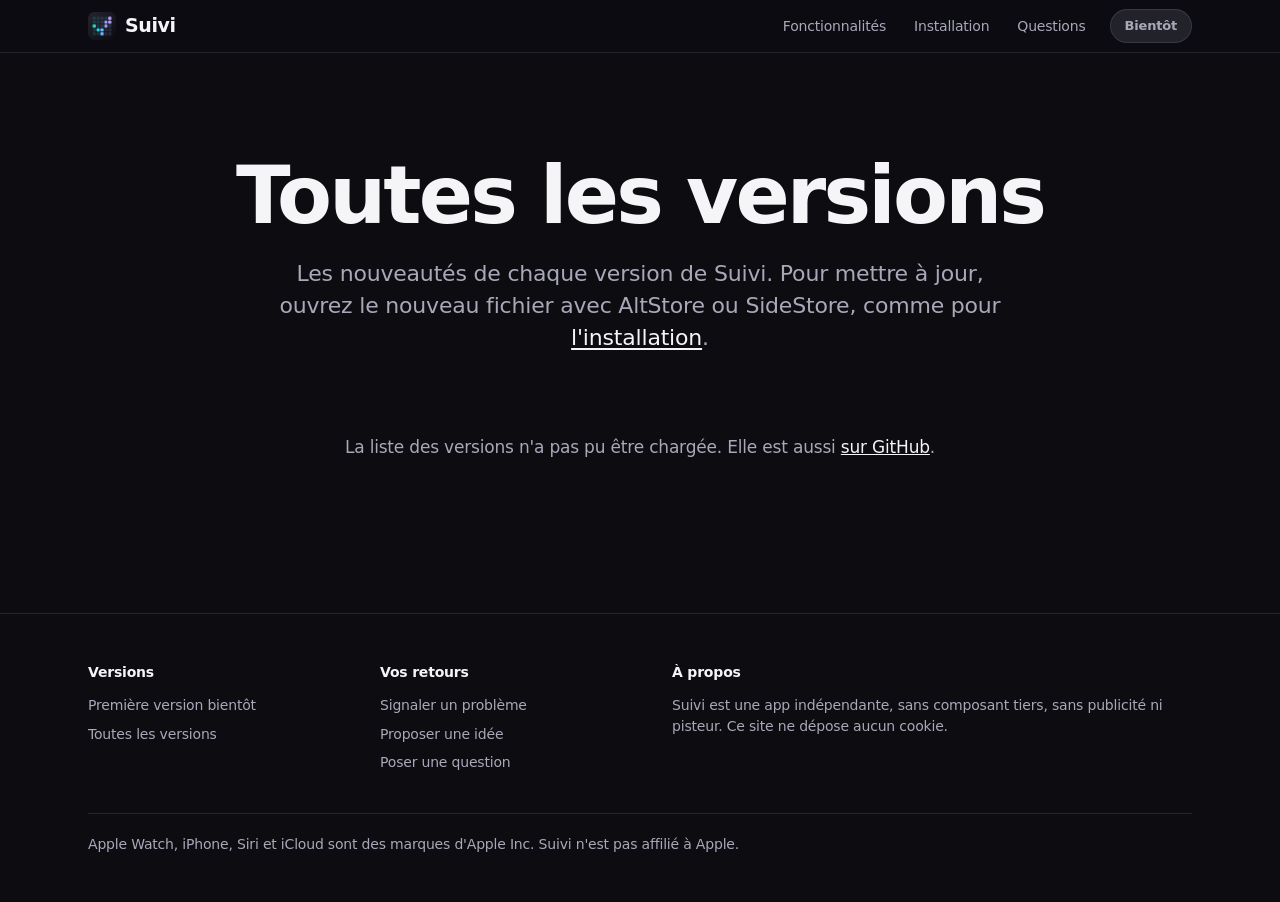
<file: versions.html>
<!doctype html>
<html lang="fr">
<head>
  <meta charset="utf-8">
  <meta name="viewport" content="width=device-width, initial-scale=1, viewport-fit=cover">
  <meta http-equiv="Content-Security-Policy" content="default-src 'self'; script-src 'self'; style-src 'self'; img-src 'self' data:; connect-src https://api.github.com; font-src 'self'; object-src 'none'; base-uri 'self'; form-action 'none'">
  <meta name="referrer" content="strict-origin-when-cross-origin">
  <title>Suivi - Toutes les versions</title>
  <meta name="description" content="Toutes les versions de Suivi, le suivi d'habitudes pour iPhone, avec leurs notes de version et leurs fichiers à installer.">
  <meta name="theme-color" content="#0c0c11">
  <meta name="color-scheme" content="dark">

  <link rel="icon" href="assets/img/favicon-32.png" type="image/png" sizes="32x32">
  <link rel="apple-touch-icon" href="assets/img/apple-touch-icon.png">

  <meta property="og:type" content="website">
  <meta property="og:locale" content="fr_FR">
  <meta property="og:site_name" content="Suivi">
  <meta property="og:title" content="Suivi - Toutes les versions">
  <meta property="og:description" content="Une case par jour. Tout devient visible. Vos habitudes sur iPhone, Apple Watch et en widgets.">
  <meta property="og:url" content="https://feltrincyril.github.io/Suivi-releases/versions.html">
  <meta property="og:image" content="https://feltrincyril.github.io/Suivi-releases/assets/img/og-image.png">
  <meta property="og:image:width" content="1200">
  <meta property="og:image:height" content="630">
  <meta property="og:image:alt" content="Icône de Suivi, une grille de cases colorées sur fond nuit, avec la phrase : Une case par jour. Tout devient visible.">
  <meta name="twitter:card" content="summary_large_image">

  <link rel="stylesheet" href="assets/css/site.css?v=2">
  <script src="assets/js/site.js?v=2" defer></script>
  <script src="assets/js/versions.js?v=2" defer></script>
</head>
<body>
  <a class="skip" href="#contenu">Aller au contenu</a>

  <header class="nav" id="haut">
    <div class="nav-inner">
      <a class="nav-brand" href="index.html" aria-label="Suivi, accueil">
        <img src="assets/img/suivi-icon.png" alt="" width="28" height="28">
        <span aria-hidden="true">Suivi</span>
      </a>
      <nav aria-label="Sections">
        <ul class="nav-links">
          <li><a href="index.html#fonctionnalites">Fonctionnalités</a></li>
          <li><a href="index.html#installation">Installation</a></li>
          <li><a href="index.html#questions">Questions</a></li>
        </ul>
      </nav>
      <span class="nav-cta nav-soon">Bientôt</span>
    </div>
  </header>

  <main id="contenu">
    <section class="page-head" aria-labelledby="titre-versions">
      <h1 id="titre-versions">Toutes les versions</h1>
      <p>Les nouveautés de chaque version de Suivi. Pour mettre à jour, ouvrez le nouveau fichier avec AltStore ou SideStore, comme pour <a href="index.html#installation">l'installation</a>.</p>
    </section>

    <div class="releases js-releases">
      <p class="releases-status">Les versions sont aussi listées <a href="https://github.com/FELTRINCyril/Suivi-releases/releases">sur GitHub</a>.</p>
    </div>
  </main>

  <!-- ===== PIED DE PAGE ===== -->
  <footer class="footer">
    <div class="footer-inner">
      <div class="footer-cols">
        <div>
          <h2 class="footer-h">Versions</h2>
          <ul>
            <li><span class="footer-soon">Première version bientôt</span></li>
            <li><a href="versions.html">Toutes les versions</a></li>
          </ul>
        </div>
        <div>
          <h2 class="footer-h">Vos retours</h2>
          <ul>
            <li><a data-issue="probleme" href="https://github.com/FELTRINCyril/Suivi-releases/issues/new?template=probleme.yml">Signaler un problème</a></li>
            <li><a data-issue="idee" href="https://github.com/FELTRINCyril/Suivi-releases/issues/new?template=idee.yml">Proposer une idée</a></li>
            <li><a data-issue="question" href="https://github.com/FELTRINCyril/Suivi-releases/issues/new?template=question.yml">Poser une question</a></li>
          </ul>
        </div>
        <div class="footer-legal">
          <h2 class="footer-h">À propos</h2>
          <p>Suivi est une app indépendante, sans composant tiers, sans publicité ni pisteur. Ce site ne dépose aucun cookie.</p>
        </div>
      </div>
      <p class="footer-note">Apple Watch, iPhone, Siri et iCloud sont des marques d'Apple Inc. Suivi n'est pas affilié à Apple.</p>
    </div>
  </footer>
</body>
</html>
</file>
<file: assets/css/site.css>
/* Suivi site. Same structure as the Harvie and Projo sites. Dark only: a
   night background taken from the app icon (#1F1F28 to #13131A).
   Brand colours come from the icon's tiles: teal #2EDACB, cyan #19DAF2,
   blue #71B6FB, periwinkle #93A1FA, lavender #B7A1FB (the app's accent is
   #8B8CF6). These are light colours: white text on them is unreadable, so
   buttons carry the night colour as text (#0C0C11 on the gradient, 9:1 at
   worst). The brand tint (#93A1FA) is for icons and large type. */

:root {
  --bg: #0c0c11;
  --surface: #17171e;
  --surface-2: #22222b;
  --line: rgba(255, 255, 255, 0.1);
  --text: #f5f5f7;
  --text-2: #a9a8b9;
  --teal: #2edacb;
  --blue: #71b6fb;
  --lav: #b7a1fb;
  --accent: #8b8cf6;
  --soft: #93a1fa;
  --on-brand: #0c0c11;
  --brand: linear-gradient(135deg, #2edacb, #71b6fb 52%, #b7a1fb);
  --btn: linear-gradient(135deg, #2edacb, #71b6fb 52%, #b7a1fb);
  --btn-hover: linear-gradient(135deg, #4fe6d9, #8cc4ff 52%, #c6b4ff);
  --glow: rgba(113, 182, 251, 0.34);
  --radius-l: 28px;
  --radius-m: 18px;
  --gutter: clamp(20px, 5vw, 48px);
  --max: 1200px;
  --font: -apple-system, BlinkMacSystemFont, "SF Pro Text", "SF Pro Display", system-ui, "Segoe UI", Roboto, "Helvetica Neue", Arial, sans-serif;
  --mono: ui-monospace, "SF Mono", SFMono-Regular, Menlo, Consolas, monospace;
  color-scheme: dark;
}

*, *::before, *::after { box-sizing: border-box; }
/* hidden must win over the display of our own classes (.fb-form is a grid). */
[hidden] { display: none !important; }

html {
  -webkit-text-size-adjust: 100%;
  text-size-adjust: 100%;
  scroll-behavior: smooth;
  scroll-padding-top: 72px;
}

body {
  margin: 0;
  background: var(--bg);
  color: var(--text);
  font-family: var(--font);
  font-size: 19px;
  line-height: 1.47;
  letter-spacing: -0.01em;
  -webkit-font-smoothing: antialiased;
  overflow-x: hidden;
}
@supports (overflow: clip) { body { overflow-x: clip; } }

img, svg { display: block; max-width: 100%; }
a { color: inherit; }
h1, h2, h3, p, ul, ol, figure { margin: 0; }
ul, ol { padding: 0; list-style: none; }

/* Shared SVG gradient (#sv-grad), defined once at the top of each page. */
.svg-defs { position: absolute; width: 0; height: 0; overflow: hidden; }

:focus-visible {
  outline: 3px solid #fff;
  outline-offset: 3px;
  border-radius: 6px;
}

.skip {
  position: absolute;
  left: 16px;
  top: -60px;
  z-index: 100;
  padding: 10px 16px;
  background: #fff;
  color: #000;
  border-radius: 10px;
  font-weight: 600;
  text-decoration: none;
}
.skip:focus { top: 12px; }

/* ===== NAV ============================================================ */

.nav {
  position: sticky;
  top: 0;
  z-index: 50;
  background: rgba(12, 12, 17, 0.72);
  -webkit-backdrop-filter: saturate(180%) blur(20px);
  backdrop-filter: saturate(180%) blur(20px);
  border-bottom: 1px solid var(--line);
}
.nav-inner {
  max-width: var(--max);
  margin: 0 auto;
  padding: 0 var(--gutter);
  height: 52px;
  display: flex;
  align-items: center;
  gap: 24px;
}
.nav-brand {
  display: flex;
  align-items: center;
  gap: 9px;
  flex: none;
  text-decoration: none;
  font-size: 19px;
  font-weight: 700;
  letter-spacing: -0.02em;
}
.nav-brand img { width: 28px; height: 28px; }
.nav nav { margin-left: auto; }
.nav-links { display: flex; gap: 28px; font-size: 14px; }
.nav-links a {
  color: var(--text-2);
  text-decoration: none;
  transition: color 0.2s;
}
.nav-links a:hover { color: var(--text); }
.nav-cta {
  flex: none;
  font-size: 13px;
  font-weight: 600;
  text-decoration: none;
  background: var(--btn);
  color: var(--on-brand);
  padding: 6px 14px;
  border-radius: 999px;
}
.nav-cta:hover { background: var(--btn-hover); }

@media (max-width: 640px) {
  .nav nav { display: none; }
  .nav-cta { margin-left: auto; }
}

/* ===== BUTTONS ========================================================= */

.btn {
  display: inline-flex;
  align-items: center;
  gap: 10px;
  font-size: 19px;
  font-weight: 600;
  text-decoration: none;
  border-radius: 999px;
  padding: 15px 30px 15px 24px;
  transition: background-color 0.2s, transform 0.2s, box-shadow 0.2s;
}
.btn-primary { background: var(--btn); color: var(--on-brand); box-shadow: 0 10px 30px -10px var(--glow); }
.btn-primary:hover { background: var(--btn-hover); }
.btn-primary:active { transform: scale(0.98); }
.btn-icon {
  width: 22px;
  height: 22px;
  fill: none;
  stroke: currentColor;
  stroke-width: 2.2;
  stroke-linecap: round;
  stroke-linejoin: round;
}

.download {
  display: flex;
  flex-direction: column;
  align-items: center;
  gap: 6px;
  margin-top: 40px;
}
.download-meta {
  margin-top: 10px;
  font-size: 15px;
  color: var(--text);
  min-height: 1.47em;
}
/* "Bientôt disponible": no .ipa published yet, the badge stands where the button will go. */
.soon-badge {
  display: inline-flex;
  align-items: center;
  gap: 10px;
  font-size: 19px;
  font-weight: 600;
  padding: 14px 28px 14px 22px;
  border-radius: 999px;
  border: 1.5px solid transparent;
  background: linear-gradient(var(--bg), var(--bg)) padding-box, var(--brand) border-box;
  box-shadow: 0 10px 30px -12px var(--glow);
}
.soon-badge .btn-icon { stroke: var(--soft); }
.nav-soon { background: var(--surface-2); color: var(--text-2); border: 1px solid var(--line); }
.footer-soon { color: var(--text-2); }
.download-req { font-size: 14px; color: var(--text-2); text-align: center; }
.platform-note {
  margin-top: 10px;
  max-width: 30em;
  font-size: 14px;
  color: var(--text-2);
  text-align: center;
}

/* ===== HERO ============================================================ */

.hero {
  text-align: center;
  padding: clamp(56px, 7vw, 96px) var(--gutter) 0;
  max-width: 980px;
  margin: 0 auto;
}
.hero-icon {
  width: clamp(72px, 9vw, 96px);
  height: auto;
  margin: 0 auto 28px;
  filter: drop-shadow(0 12px 32px rgba(113, 182, 251, 0.4));
}
.hero h1 {
  font-size: clamp(42px, 7.6vw, 92px);
  line-height: 1.02;
  font-weight: 700;
  letter-spacing: -0.035em;
  text-wrap: balance;
}
.hero-sub {
  margin: 24px auto 0;
  max-width: 34em;
  font-size: clamp(19px, 2.1vw, 24px);
  line-height: 1.38;
  color: var(--text-2);
  text-wrap: pretty;
}

/* ===== SHOWCASE (three iPhones, HTML/CSS mockup) ======================= */

.showcase {
  position: relative;
  max-width: 1180px;
  margin: clamp(48px, 5vw, 64px) auto 0;
  padding: 0 var(--gutter);
}
/* One soft teal-lavender light under the phones. */
.glow {
  position: absolute;
  left: 0;
  right: 0;
  top: 8%;
  height: 90%;
  background:
    radial-gradient(ellipse 34% 46% at 38% 58%, rgba(46, 218, 203, 0.26), transparent 70%),
    radial-gradient(ellipse 34% 46% at 62% 52%, rgba(183, 161, 251, 0.3), transparent 70%);
  filter: blur(40px);
  pointer-events: none;
}
.stage {
  position: relative;
  display: flex;
  justify-content: center;
  align-items: center;
  gap: clamp(16px, 3vw, 44px);
  transform-origin: 50% 50%;
}
.showcase-note {
  margin-top: 28px;
  text-align: center;
  font-size: 13px;
  color: var(--text-2);
}

/* Scroll tilt, both ways (same as the Projo site): looks up while entering
   from the bottom, straight around the middle of the screen, looks down
   while leaving at the top. CSS scroll-driven where supported, JS sets
   --tilt (1 to -1) elsewhere. */
@media (prefers-reduced-motion: no-preference) {
  .stage {
    transform: perspective(2000px) rotateX(calc(var(--tilt, 0) * 18deg)) scale(calc(1 - var(--tilt-abs, 0) * 0.08));
  }
  @supports (animation-timeline: view()) {
    .stage {
      transform: none;
      animation: tilt-both linear both;
      animation-timeline: view();
      animation-range: cover 0% cover 100%;
    }
    @keyframes tilt-both {
      0% { transform: perspective(2000px) rotateX(18deg) scale(0.92); }
      40%, 60% { transform: perspective(2000px) rotateX(0deg) scale(1); }
      100% { transform: perspective(2000px) rotateX(-18deg) scale(0.92); }
    }
  }
}

/* An iPhone: the frame is sized from its width, everything inside in em,
   with 1em = 4.3 % of the phone width (17 pt text on a 390 pt screen), so
   the whole screen scales as one picture. */
.phone {
  position: relative;
  flex: none;
  /* --w: the phone's width. The frame is computed from it: a padding in % is taken from the
     width of the whole stage, which made the frame thick and the screen narrow on a wide
     window (Cyril, 25/11/2026). */
  --w: clamp(170px, 22vw, 270px);
  width: var(--w);
  /* The whole phone, frame included (iPhone 17 Pro: 71.9 x 150 mm); with a 3.7 % frame the
     screen inside is 1206 x 2622, the captures' own proportions. 9 / 19.5 was the screen's
     ratio given to the whole phone: it looked stretched (Cyril, 25/11/2026). */
  aspect-ratio: 71.9 / 150;
  padding: calc(var(--w) * 0.037);
  border-radius: 15% / 7.19%;
  background: linear-gradient(160deg, #3a3a48, #19191f 40%, #2a2a35);
  box-shadow: 0 40px 100px -20px rgba(0, 0, 0, 0.9), inset 0 0 0 1px rgba(255, 255, 255, 0.16);
  container-type: inline-size;
}
.phone-main { --w: clamp(200px, 27vw, 330px); z-index: 1; }
.phone-side { opacity: 0.94; }

.scr {
  position: relative;
  height: 100%;
  overflow: hidden;
  border-radius: 12cqw;
  background: #000;
  color: #fff;
  font-size: 12px;
  font-size: 4.3cqw;
  line-height: 1.25;
  letter-spacing: 0;
}
.scr::before {
  /* Dynamic Island */
  content: "";
  position: absolute;
  z-index: 5;
  top: 0.55em;
  left: 50%;
  width: 7.2em;
  height: 2.05em;
  margin-left: -3.6em;
  border-radius: 1.1em;
  background: #000;
}
.sb {
  position: absolute;
  z-index: 4;
  top: 0.95em;
  left: 2.1em;
  font-size: 0.95em;
  font-weight: 600;
}
.sb::after {
  /* battery */
  content: "";
  position: absolute;
  top: 0.2em;
  left: 13.7em;
  width: 1.55em;
  height: 0.72em;
  border-radius: 0.22em;
  border: 0.09em solid rgba(255, 255, 255, 0.55);
  background: linear-gradient(90deg, #fff 70%, transparent 70%) content-box;
  padding: 0.07em;
}
/* ===== SECTIONS ======================================================== */

.section-head {
  max-width: 820px;
  margin: 0 auto;
  text-align: center;
}
.section-head .line { display: inline-block; }
.nw { white-space: nowrap; }
.section-head h2 {
  font-size: clamp(34px, 5.4vw, 64px);
  line-height: 1.05;
  font-weight: 700;
  letter-spacing: -0.03em;
  text-wrap: balance;
}
.section-head p {
  margin: 20px auto 0;
  max-width: 34em;
  font-size: clamp(19px, 2vw, 22px);
  color: var(--text-2);
  text-wrap: pretty;
}

.features, .install, .faq {
  padding: clamp(96px, 14vw, 180px) var(--gutter) 0;
}

/* ===== FEATURES ======================================================== */

.tiles {
  max-width: var(--max);
  margin: clamp(48px, 7vw, 88px) auto 0;
  display: grid;
  grid-template-columns: repeat(6, 1fr);
  gap: 20px;
}
.tile {
  position: relative;
  background: var(--surface);
  border-radius: var(--radius-l);
  padding: clamp(28px, 3.4vw, 44px);
  overflow: hidden;
  display: flex;
  flex-direction: column;
  gap: 28px;
  grid-column: span 2;
}
.tile h3 {
  font-size: clamp(22px, 2.2vw, 28px);
  line-height: 1.15;
  font-weight: 700;
  letter-spacing: -0.02em;
}
.tile p { margin-top: 10px; font-size: 17px; color: var(--text-2); }
.tile-icon {
  width: 34px;
  height: 34px;
  margin-bottom: 18px;
  fill: none;
  stroke: url(#sv-grad) var(--soft);
  stroke-width: 1.8;
  stroke-linecap: round;
  stroke-linejoin: round;
}
/* Rows of 6 columns: calendar 4 + kinds 2 / stats, reminders, notes 2 + 2 + 2 /
   widgets 4 + watch 2 / Siri, share, archive 2 + 2 + 2 / backups 3 + export 3. */
.tile-wide { grid-column: span 4; }
.tile-half { grid-column: span 3; }
.tile-plain { gap: 0; }
.tile-plain p { margin-top: 10px; }
.vis { margin-top: auto; }
.tile-plain .vis { padding-top: 26px; }

.chip {
  font-size: 14px;
  padding: 7px 14px;
  border-radius: 999px;
  background: var(--surface-2);
  border: 1px solid var(--line);
  color: var(--text);
  white-space: nowrap;
}
.chip-on { border-color: rgba(165, 140, 255, 0.75); box-shadow: inset 0 0 0 1px rgba(165, 140, 255, 0.45); }
.chips { display: flex; flex-wrap: wrap; gap: 8px; }

/* Habit colours of the mockups (the app's palette). */
.h-indigo { --c: #818cf8; } .h-orange { --c: #fb923c; } .h-pink { --c: #fb7185; }
.h-sky { --c: #38bdf8; } .h-teal { --c: #2dd4bf; } .h-green { --c: #4ade80; }

/* Calendar visual: one column per week, one tile per day (as in the app).
   Levels: l0 empty, l1 to l3 partial, l4 done. */
.vis-heat { display: grid; gap: 12px; }
.vh-head { display: flex; align-items: center; gap: 12px; }
.vh-icon { flex: none; width: 44px; height: 44px; border-radius: 12px; display: grid; place-items: center; background: color-mix(in srgb, var(--c) 22%, transparent); color: var(--c); }
.vh-icon svg { width: 24px; height: 24px; fill: none; stroke: currentColor; stroke-width: 2; stroke-linecap: round; stroke-linejoin: round; }
.vh-head b { display: block; font-size: 18px; }
.vh-head span { font-size: 14px; color: var(--text-2); }
.vh-done { margin-left: auto; flex: none; width: 44px; height: 44px; border-radius: 12px; display: grid; place-items: center; background: var(--c); color: #111; }
.vh-done svg { width: 22px; height: 22px; fill: none; stroke: currentColor; stroke-width: 2.6; stroke-linecap: round; stroke-linejoin: round; }
.hm { display: grid; grid-auto-flow: column; grid-template-rows: repeat(7, 1fr); gap: 4px; }
.hm i { display: block; aspect-ratio: 1; border-radius: 28%; background: var(--c); }
.hm .l0 { background: color-mix(in srgb, var(--c) 17%, transparent); }
.hm .l1 { opacity: 0.45; } .hm .l2 { opacity: 0.62; } .hm .l3 { opacity: 0.8; }
.hm .now { box-shadow: 0 0 0 1.5px var(--bg), 0 0 0 3px var(--text); }
.hm .later { background: transparent; }
.vh-chips { display: flex; flex-wrap: wrap; gap: 8px; }
.vh-chips span { font: 600 13px var(--mono); padding: 5px 11px; border-radius: 999px; background: color-mix(in srgb, var(--c) 16%, transparent); color: var(--c); }

/* Kinds visual: yes / no, counter, measure. */
.vis-kinds { display: grid; gap: 10px; }
.vk-row { display: flex; align-items: center; gap: 12px; padding: 10px 12px; border-radius: 14px; background: var(--surface-2); }
.vk-row .vh-icon { width: 36px; height: 36px; border-radius: 10px; }
.vk-row .vh-icon svg { width: 20px; height: 20px; }
.vk-lines { display: flex; flex-direction: column; min-width: 0; font-size: 15px; }
.vk-lines span { font: 13px var(--mono); color: var(--text-2); }
.vk-check { margin-left: auto; flex: none; width: 34px; height: 34px; border-radius: 10px; display: grid; place-items: center; border: 1.5px solid rgba(255, 255, 255, 0.2); color: var(--text-2); }
.vk-check.is-on { border: 0; background: var(--c); color: #111; }
.vk-check svg { width: 18px; height: 18px; fill: none; stroke: currentColor; stroke-width: 2.6; stroke-linecap: round; stroke-linejoin: round; }

/* Progress ring (measure habit, Apple Watch, widgets). */
.sring { flex: none; width: 36px; height: 36px; margin-left: auto; transform: rotate(-90deg); }
.sring circle { fill: none; stroke-width: 4.5; }
.sring-bg { stroke: color-mix(in srgb, var(--c) 22%, transparent); }
.sring-fg { stroke: var(--c); stroke-linecap: round; stroke-dasharray: 100; stroke-dashoffset: var(--off, 25); }

/* Stats visual */
.vis-stats { display: grid; grid-template-columns: 1fr 1fr; gap: 10px; }
.vs-chip { padding: 12px 14px; border-radius: 14px; background: var(--surface-2); }
.vs-chip span { display: block; font-size: 12px; font-weight: 600; letter-spacing: 0.04em; text-transform: uppercase; color: var(--text-2); }
.vs-chip b { font: 700 22px var(--mono); letter-spacing: -0.02em; }
.vs-chip.is-main b { color: var(--soft); }

/* Reminder notification visual */
.vis-remind { position: relative; padding-top: 6px; display: grid; gap: 10px; }
.vr-note {
  position: relative;
  z-index: 1;
  display: flex;
  gap: 12px;
  align-items: flex-start;
  padding: 12px 14px;
  border-radius: 18px;
  background: rgba(60, 60, 74, 0.88);
  -webkit-backdrop-filter: blur(16px);
  backdrop-filter: blur(16px);
  box-shadow: 0 12px 30px rgba(0, 0, 0, 0.5);
}
.vr-note img { flex: none; width: 30px; height: 30px; border-radius: 7px; }
.vr-note p { margin: 0; font-size: 14px; line-height: 1.35; color: var(--text); }
.vr-note b { display: block; }
.vr-note em { font-style: normal; float: right; font-size: 12px; color: var(--text-2); }
.vr-action { justify-self: start; font-size: 14px; font-weight: 600; padding: 8px 16px; border-radius: 12px; background: rgba(60, 60, 74, 0.7); }

/* Notes visual */
.vis-notes { display: grid; gap: 8px; }
.vn-day { font: 13px var(--mono); color: var(--text-2); }
.vn-text { padding: 14px 16px; border-radius: 16px 16px 16px 4px; background: var(--surface-2); font-size: 15px; line-height: 1.4; }

/* Widgets visual: the three styles of the Habit widget, drawn small. */
.vw-row { display: flex; gap: 14px; justify-content: flex-start; flex-wrap: wrap; }
.vw {
  position: relative;
  flex: none;
  width: 150px;
  height: 150px;
  border-radius: 26px;
  padding: 14px;
  display: flex;
  flex-direction: column;
  overflow: hidden;
  background: var(--surface-2);
  box-shadow: 0 14px 30px -10px rgba(0, 0, 0, 0.6);
}
.vw-card { background: linear-gradient(150deg, color-mix(in srgb, var(--c) 32%, var(--surface-2)), var(--surface-2) 70%); border: 1px solid color-mix(in srgb, var(--c) 25%, transparent); }
.vw-top { display: flex; justify-content: space-between; align-items: center; }
.vw .vh-icon { width: 30px; height: 30px; border-radius: 9px; }
.vw .vh-icon svg { width: 17px; height: 17px; }
.vw .vh-done { width: 30px; height: 30px; border-radius: 9px; }
.vw .vh-done svg { width: 16px; height: 16px; }
.vw-name { margin-top: 6px; font-size: 14px; font-weight: 600; }
.vw .hm { margin-top: auto; gap: 2.5px; }
.vw-ring { align-items: center; justify-content: center; gap: 4px; }
.vw-ring .sring { width: 72px; height: 72px; margin: 0; }
.vw-ring .sring circle { stroke-width: 9; }
.vw-ring .sr-wrap { position: relative; }
.vw-ring .sr-in { position: absolute; inset: 0; display: grid; place-items: center; color: var(--c); }
.vw-ring .sr-in svg { width: 26px; height: 26px; fill: none; stroke: currentColor; stroke-width: 2; stroke-linecap: round; stroke-linejoin: round; }
.vw-ring small { font: 600 12px var(--mono); color: var(--c); }
.vw-color { background: linear-gradient(150deg, var(--c), color-mix(in srgb, var(--c) 62%, #000)); color: #fff; }
.vw-color.is-dark { color: rgba(0, 0, 0, 0.82); }
.vw-color .vw-glyph svg { width: 24px; height: 24px; fill: none; stroke: currentColor; stroke-width: 2; stroke-linecap: round; stroke-linejoin: round; }
.vw-color .vw-check { width: 30px; height: 30px; border-radius: 50%; display: grid; place-items: center; background: currentColor; }
.vw-color .vw-check svg { width: 16px; height: 16px; fill: none; stroke: var(--c); stroke-width: 2.8; stroke-linecap: round; stroke-linejoin: round; }
.vw-big { margin-top: auto; font: 800 26px var(--mono); letter-spacing: -0.03em; line-height: 1; }
.vw-color .vw-name { margin-top: 2px; font-size: 13px; opacity: 0.85; }
.vw-styles { margin-top: 14px; }

/* Apple Watch visual */
.vis-watch { display: flex; justify-content: center; }
.watch {
  width: 170px;
  aspect-ratio: 0.84;
  padding: 12px;
  border-radius: 46px;
  background: linear-gradient(160deg, #3a3a48, #16161c 45%, #2a2a35);
  box-shadow: 0 30px 60px -20px rgba(0, 0, 0, 0.8), inset 0 0 0 1px rgba(255, 255, 255, 0.14);
}
.watch-scr { height: 100%; border-radius: 36px; background: #000; padding: 16px 12px; display: grid; align-content: start; gap: 7px; }
.watch-scr p { font-size: 13px; font-weight: 700; color: var(--soft); padding-left: 4px; }
.wt-row { display: flex; align-items: center; gap: 8px; padding: 7px 9px; border-radius: 14px; background: #1d1d23; font-size: 13px; font-weight: 600; }
.wt-row .sring { width: 22px; height: 22px; }
.wt-row .sring circle { stroke-width: 5; }
.wt-dot { margin-left: auto; width: 22px; height: 22px; border-radius: 50%; background: var(--c); }

/* Siri visual */
.vis-siri { display: grid; gap: 10px; justify-items: start; }
.vsi-say { font-size: 15px; padding: 10px 14px; border-radius: 16px 16px 4px 16px; background: var(--surface-2); justify-self: end; }
.vsi-ok { display: flex; align-items: center; gap: 10px; font-size: 14px; color: var(--text-2); }
.vsi-ok i { width: 22px; height: 22px; border-radius: 50%; background: conic-gradient(from 0deg, #2edacb, #71b6fb, #b7a1fb, #fb7185, #2edacb); }

/* Share visual: the habit image you can send. */
.vis-share { display: flex; justify-content: center; }
.vsh-card { width: 190px; padding: 14px; border-radius: 18px; background: linear-gradient(160deg, color-mix(in srgb, var(--c) 26%, #15151b), #15151b 70%); transform: rotate(-3deg); box-shadow: 0 18px 34px -12px rgba(0, 0, 0, 0.7); }
.vsh-card b { display: block; font-size: 15px; margin-bottom: 8px; }
.vsh-card .hm { gap: 2px; }
.vsh-card small { display: block; margin-top: 8px; font: 600 12px var(--mono); color: var(--c); }

/* Archive visual */
.vis-archive .chips .chip { font-size: 13px; }

/* Highlights and "Plus tard" */
.soon {
  max-width: var(--max);
  margin: 20px auto 0;
  padding: clamp(28px, 3.4vw, 44px);
  border-radius: var(--radius-l);
  border: 1px dashed rgba(255, 255, 255, 0.22);
}
.soon-title {
  font-size: clamp(22px, 2.2vw, 28px);
  font-weight: 700;
  letter-spacing: -0.02em;
}
.soon-list {
  margin-top: 24px;
  display: grid;
  grid-template-columns: repeat(3, 1fr);
  gap: 28px;
}
.soon-list li { display: flex; gap: 14px; align-items: flex-start; }
.soon-list svg {
  flex: none;
  width: 30px;
  height: 30px;
  fill: none;
  stroke: var(--text-2);
  stroke-width: 1.7;
  stroke-linecap: round;
  stroke-linejoin: round;
}
.soon-brand svg { stroke: url(#sv-grad) var(--soft); }
.soon-list span { font-size: 16px; color: var(--text-2); }
.soon-list b { display: block; color: var(--text); font-size: 18px; }

@media (max-width: 1000px) {
  .tiles { grid-template-columns: repeat(2, 1fr); }
  .tile, .tile-half { grid-column: span 1; }
  .tile-wide { grid-column: span 2; }
}
@media (max-width: 680px) {
  .tiles { grid-template-columns: 1fr; gap: 16px; }
  .tile, .tile-half, .tile-wide { grid-column: auto; }
  .soon-list { grid-template-columns: 1fr; gap: 20px; }
  .vw-row .vw:nth-child(3) { display: none; }
  .vw-row .vw { width: 132px; height: 132px; padding: 12px; }
  .vw-row { gap: 12px; }
}

/* ===== INSTALL ========================================================= */

.steps {
  max-width: var(--max);
  margin: clamp(48px, 7vw, 88px) auto 0;
  display: grid;
  grid-template-columns: repeat(3, 1fr);
  gap: 20px;
}
.step { text-align: center; }
.step-vis {
  height: 220px;
  border-radius: var(--radius-l);
  background: var(--surface);
  display: flex;
  align-items: center;
  justify-content: center;
  gap: 14px;
  margin-bottom: 28px;
  padding: 20px;
}
.step h3 {
  display: flex;
  align-items: center;
  justify-content: center;
  gap: 12px;
  font-size: clamp(24px, 2.4vw, 30px);
  font-weight: 700;
  letter-spacing: -0.02em;
}
.step-n {
  display: inline-grid;
  place-items: center;
  width: 34px;
  height: 34px;
  border-radius: 50%;
  border: 1.5px solid var(--text-2);
  font-size: 17px;
  font-weight: 600;
  color: var(--text);
}
.step p { margin: 10px auto 0; max-width: 20em; font-size: 17px; color: var(--text-2); }
.step p a { color: var(--text); text-underline-offset: 3px; }

/* Step 1: two sideloading stores, named, no logo. */
.stores { display: grid; gap: 12px; width: 190px; }
.store {
  display: flex;
  align-items: center;
  gap: 12px;
  padding: 10px 14px;
  border-radius: 14px;
  background: var(--surface-2);
  font-size: 16px;
  font-weight: 600;
}
.store i { flex: none; width: 30px; height: 30px; border-radius: 8px; background: linear-gradient(135deg, #48485a, #2a2838); position: relative; }
.store i::after { content: ""; position: absolute; inset: 8px; border-radius: 3px; border: 2px solid rgba(255, 255, 255, 0.7); }
.store-or { text-align: center; font-size: 13px; color: var(--text-2); }

/* Step 2: the .ipa file goes into Suivi. */
.ipa { width: 64px; }
.ipa path:first-child { fill: #d9d7e3; }
.ipa path:nth-child(2) { fill: #b4b1c4; }
.ipa text { fill: #1b1b2e; font: 700 13px var(--font); }
.step-drag img { width: 64px; height: 64px; }
.drag-arrow { width: 54px; fill: none; stroke: var(--text-2); stroke-width: 2.2; stroke-linecap: round; stroke-linejoin: round; stroke-dasharray: 5 5; }

/* Step 3: a Suivi widget on the home screen. */
.step-home { display: flex; gap: 14px; align-items: center; }
.step-home img { width: 62px; height: 62px; }
.step-home .vw { width: 138px; height: 138px; }

.install-after {
  max-width: 34em;
  margin: 56px auto 0;
  text-align: center;
  font-size: clamp(19px, 2vw, 22px);
  color: var(--text-2);
  text-wrap: pretty;
}

@media (max-width: 860px) {
  .steps { grid-template-columns: 1fr; gap: 48px; max-width: 480px; }
}

/* ===== FAQ ============================================================= */

.accordion {
  max-width: 820px;
  margin: clamp(40px, 6vw, 72px) auto 0;
  border-top: 1px solid var(--line);
}
.qa { border-bottom: 1px solid var(--line); }
.qa h3 { font-size: inherit; font-weight: inherit; }
.qa button {
  width: 100%;
  display: flex;
  align-items: center;
  justify-content: space-between;
  gap: 24px;
  padding: 26px 4px;
  background: none;
  border: 0;
  color: var(--text);
  font: inherit;
  font-size: clamp(19px, 2vw, 24px);
  font-weight: 600;
  letter-spacing: -0.015em;
  text-align: left;
  cursor: pointer;
}
.qa button:hover { color: #fff; }
.qa-sign {
  position: relative;
  flex: none;
  width: 18px;
  height: 18px;
}
.qa-sign::before, .qa-sign::after {
  content: "";
  position: absolute;
  left: 0;
  top: 8px;
  width: 18px;
  height: 2px;
  border-radius: 2px;
  background: var(--text-2);
  transition: transform 0.3s ease;
}
.qa-sign::after { transform: rotate(90deg); }
.qa button[aria-expanded="true"] .qa-sign::after { transform: rotate(0deg); }
.qa-body { padding: 0 4px 28px; max-width: 40em; }
.qa-body p { font-size: 18px; color: var(--text-2); }
.qa-body p + p { margin-top: 12px; }
.qa-body a { color: var(--text); text-underline-offset: 3px; }
.js .qa-body[hidden] { display: none; }

/* ===== FINAL CTA ======================================================= */

.final {
  text-align: center;
  padding: clamp(112px, 16vw, 200px) var(--gutter) clamp(96px, 12vw, 160px);
}
.final img { width: 72px; height: 72px; margin: 0 auto 28px; filter: drop-shadow(0 10px 28px rgba(113, 182, 251, 0.36)); }
.final h2 {
  font-size: clamp(38px, 6vw, 72px);
  line-height: 1.03;
  font-weight: 700;
  letter-spacing: -0.035em;
}

/* ===== FOOTER ========================================================== */

.footer { border-top: 1px solid var(--line); background: var(--bg); }
.footer-inner {
  max-width: var(--max);
  margin: 0 auto;
  padding: 48px var(--gutter) calc(48px + env(safe-area-inset-bottom));
  font-size: 14px;
  color: var(--text-2);
}
.footer-cols {
  display: grid;
  grid-template-columns: 1fr 1fr 2fr;
  gap: 32px;
}
.footer-h { font-size: 14px; font-weight: 600; color: var(--text); margin-bottom: 12px; }
.footer ul { display: grid; gap: 8px; }
.footer a { color: var(--text-2); text-decoration: none; }
.footer a:hover { color: var(--text); text-decoration: underline; text-underline-offset: 3px; }
.footer-legal p { max-width: 36em; }
.footer-legal p + p { margin-top: 8px; }
.footer-note {
  margin-top: 40px;
  padding-top: 20px;
  border-top: 1px solid var(--line);
}
@media (max-width: 680px) {
  .footer-cols { grid-template-columns: 1fr 1fr; }
  .footer-legal { grid-column: 1 / -1; }
}

/* ===== FEEDBACK FORM (dialog) ========================================== */

.fb {
  width: min(640px, calc(100vw - 32px));
  max-height: calc(100dvh - 32px);
  padding: 0;
  border: 1px solid rgba(255, 255, 255, 0.14);
  border-radius: var(--radius-l);
  background: var(--surface);
  color: var(--text);
  box-shadow: 0 40px 120px rgba(0, 0, 0, 0.8);
  overflow: auto;
  overscroll-behavior: contain;
}
.fb::backdrop { background: rgba(12, 12, 17, 0.72); -webkit-backdrop-filter: blur(8px); backdrop-filter: blur(8px); }
.fb-form { padding: clamp(24px, 4vw, 40px); display: grid; gap: 20px; }
.fb-head { display: flex; align-items: center; justify-content: space-between; gap: 16px; }
.fb-head h2 { font-size: clamp(24px, 3vw, 30px); font-weight: 700; letter-spacing: -0.02em; }
.fb-close {
  flex: none;
  position: relative;
  width: 36px;
  height: 36px;
  border: 0;
  border-radius: 50%;
  background: var(--surface-2);
  cursor: pointer;
}
.fb-close span::before, .fb-close span::after {
  content: "";
  position: absolute;
  left: 11px;
  top: 17px;
  width: 14px;
  height: 2px;
  border-radius: 2px;
  background: var(--text);
  transform: rotate(45deg);
}
.fb-close span::after { transform: rotate(-45deg); }
.fb-intro { font-size: 17px; color: var(--text-2); margin-top: -8px; }
.fb-warn {
  padding: 14px 16px;
  border-radius: 14px;
  background: rgba(147, 161, 250, 0.12);
  border: 1px solid rgba(147, 161, 250, 0.55);
  font-size: 15px;
  line-height: 1.45;
}
.fb-field { display: grid; gap: 6px; }
.fb-field label { font-size: 15px; font-weight: 600; }
.fb-hint { font-size: 13px; color: var(--text-2); margin-top: -2px; }
.fb-hint:empty { display: none; }
.fb-field input, .fb-field textarea, .fb-field select {
  width: 100%;
  font: inherit;
  font-size: 16px; /* 16 px: no zoom on focus in iOS Safari */
  color: var(--text);
  background: var(--bg);
  border: 1px solid rgba(255, 255, 255, 0.2);
  border-radius: 12px;
  padding: 11px 14px;
  resize: vertical;
}
.fb-field input::placeholder, .fb-field textarea::placeholder { color: #75708f; }
.fb-field input:focus-visible, .fb-field textarea:focus-visible, .fb-field select:focus-visible { outline: 3px solid #fff; outline-offset: 1px; border-color: transparent; }
.fb-consent { display: flex; gap: 12px; align-items: flex-start; font-size: 15px; }
.fb-consent input { flex: none; width: 20px; height: 20px; margin: 1px 0 0; accent-color: var(--accent); }
.fb-error {
  font-size: 15px;
  font-weight: 600;
  color: #ff7b7b;
}
.fb-foot { display: grid; gap: 16px; justify-items: start; }
.fb-note { font-size: 14px; color: var(--text-2); }
.fb-submit { font-size: 17px; padding: 12px 24px; }
button.btn { border: 0; cursor: pointer; font-family: inherit; }
.btn:disabled, .btn:disabled:hover {
  background: #34314a;
  color: #8e8aa6;
  box-shadow: none;
  cursor: not-allowed;
  transform: none;
}
.fb-why { font-size: 13px; color: var(--text-2); margin-top: -8px; }
.fb-ready { padding: clamp(24px, 4vw, 40px); display: grid; gap: 16px; }
.fb-ready h2 { font-size: clamp(24px, 3vw, 30px); font-weight: 700; letter-spacing: -0.02em; }
.fb-ready h2:focus { outline: none; }
.fb-ready p { font-size: 17px; color: var(--text-2); }
.fb-ready .fb-note { font-size: 14px; }
.fb-ready-actions { display: flex; flex-wrap: wrap; align-items: center; gap: 12px 20px; }
.fb-ready-actions .btn { font-size: 17px; padding: 12px 24px; }
.fb-link { background: none; border: 0; padding: 6px 0; font: inherit; font-size: 16px; color: var(--text); text-decoration: underline; text-underline-offset: 3px; cursor: pointer; }
.visually-hidden { position: absolute; width: 1px; height: 1px; margin: -1px; padding: 0; overflow: hidden; clip: rect(0 0 0 0); white-space: nowrap; border: 0; }

/* Native select with our own arrow (the system one is invisible on dark). */
.fb-field select {
  -webkit-appearance: none;
  appearance: none;
  padding-right: 40px;
  background-image: url("data:image/svg+xml,%3Csvg xmlns='http://www.w3.org/2000/svg' viewBox='0 0 12 8'%3E%3Cpath d='M1 1.5 6 6.5 11 1.5' fill='none' stroke='%23aba6c7' stroke-width='1.8' stroke-linecap='round' stroke-linejoin='round'/%3E%3C/svg%3E");
  background-repeat: no-repeat;
  background-position: right 14px center;
  background-size: 12px 8px;
  cursor: pointer;
}
.fb-field select:disabled { color: var(--text-2); cursor: progress; }
.fb-field select option, .fb-field select optgroup { background: #221e3a; color: var(--text); }

/* ===== VERSIONS PAGE =================================================== */

.page-head {
  text-align: center;
  padding: clamp(56px, 8vw, 112px) var(--gutter) 0;
}
.page-head h1 {
  font-size: clamp(40px, 6.4vw, 80px);
  line-height: 1.03;
  font-weight: 700;
  letter-spacing: -0.035em;
}
.page-head p {
  margin: 20px auto 0;
  max-width: 34em;
  font-size: clamp(19px, 2vw, 22px);
  color: var(--text-2);
}
.releases {
  max-width: 820px;
  margin: clamp(48px, 7vw, 80px) auto 0;
  padding: 0 var(--gutter) clamp(96px, 12vw, 160px);
  display: grid;
  gap: 20px;
}
.release {
  background: var(--surface);
  border-radius: var(--radius-l);
  padding: clamp(28px, 4vw, 48px);
  scroll-margin-top: 72px;
}
.release:target { box-shadow: 0 0 0 2px var(--soft); }
.release-head { display: flex; flex-wrap: wrap; align-items: baseline; gap: 8px 16px; }
.release-head h2 { font-size: clamp(28px, 3.4vw, 40px); font-weight: 700; letter-spacing: -0.025em; }
.release-tag {
  font-size: 13px;
  font-weight: 700;
  padding: 3px 10px;
  border-radius: 999px;
  background: var(--btn);
  color: var(--on-brand);
}
.release-tag.is-old { background: var(--surface-2); color: var(--text-2); }
.release-date { width: 100%; font-size: 15px; color: var(--text-2); }
.release-notes { margin-top: 28px; font-size: 17px; line-height: 1.55; color: #d7d4e6; }
.release-notes h3 { margin: 28px 0 10px; font-size: 20px; color: var(--text); letter-spacing: -0.01em; }
.release-notes h3:first-child { margin-top: 0; }
.release-notes p + p { margin-top: 12px; }
.release-notes ul, .release-notes ol { display: grid; gap: 10px; padding-left: 1.3em; }
.release-notes ul { list-style: disc; }
.release-notes ol { list-style: decimal; }
.release-notes li::marker { color: var(--text-2); }
.release-notes code {
  font-family: ui-monospace, "SF Mono", Menlo, monospace;
  font-size: 0.88em;
  padding: 2px 6px;
  border-radius: 6px;
  background: var(--surface-2);
  overflow-wrap: anywhere;
}
.release-notes blockquote {
  margin: 0 0 16px;
  padding: 14px 18px;
  border-left: 3px solid var(--soft);
  border-radius: 0 12px 12px 0;
  background: var(--surface-2);
}
.release-foot { margin-top: 32px; display: flex; flex-wrap: wrap; align-items: center; gap: 12px 20px; }
.release-foot .btn { font-size: 17px; padding: 12px 24px 12px 20px; }
.release-size { font-size: 15px; color: var(--text-2); overflow-wrap: anywhere; }
.releases-status { text-align: center; font-size: 17px; color: var(--text-2); }
.releases-status a { color: var(--text); }
.releases-empty {
  text-align: center;
  padding: clamp(28px, 4vw, 48px);
  border-radius: var(--radius-l);
  border: 1px dashed rgba(255, 255, 255, 0.22);
}
.releases-empty img { width: 64px; height: 64px; margin: 0 auto 18px; }
.releases-empty h2 { font-size: clamp(24px, 3vw, 30px); font-weight: 700; letter-spacing: -0.02em; }
.releases-empty p { margin: 10px auto 0; max-width: 30em; font-size: 17px; color: var(--text-2); }
.releases-empty a { color: var(--text); text-underline-offset: 3px; }

/* ===== REVEAL (JS adds .js on <html>, then .in on each element) ======== */
/* Only the small details inside the visuals move: bars fill, rings close,
   the notification drops in, chips and selections appear. Without JS or
   with reduced motion, everything is shown in its final state. */

@media (prefers-reduced-motion: no-preference) {
  .js [data-reveal] .sring-fg { transition: stroke-dashoffset 1.6s cubic-bezier(0.2, 0.7, 0.2, 1) 0.2s; }
  .js [data-reveal]:not(.in) .sring-fg { stroke-dashoffset: 100; }

  /* Calendar: the tiles light up column after column, as the days go by. */
  .js [data-reveal] .vis-heat .hm i { transition: opacity 0.5s; transition-delay: calc(var(--d, 0) * 30ms); }
  .js [data-reveal]:not(.in) .vis-heat .hm i { opacity: 0.08; }

  .js [data-reveal] .vr-note { transition: transform 0.7s cubic-bezier(0.2, 0.8, 0.2, 1) 0.3s, opacity 0.7s 0.3s; }
  .js [data-reveal]:not(.in) .vr-note { transform: translateY(-16px); opacity: 0; }

  .js [data-reveal] .vk-check.is-on { transition: transform 0.4s cubic-bezier(0.3, 1.6, 0.5, 1) 0.5s, opacity 0.3s 0.5s; }
  .js [data-reveal]:not(.in) .vk-check.is-on { transform: scale(0.4); opacity: 0; }

  .js [data-reveal] .drag-arrow { animation: dash 1.2s linear infinite paused; }
  .js [data-reveal].in .drag-arrow { animation-play-state: running; }
  @keyframes dash { to { stroke-dashoffset: -20; } }
}

@media (prefers-reduced-motion: reduce) {
  html { scroll-behavior: auto; }
  *, *::before, *::after { animation: none !important; transition: none !important; }
}

.page-head p a, .download-req a { color: var(--text); text-underline-offset: 3px; }

/* Real captures of the app inside the drawn iPhone frames. */
.scr > picture, .scr > picture img { display: block; width: 100%; height: 100%; }
.scr > picture img { object-fit: cover; object-position: top center; }
</file>
